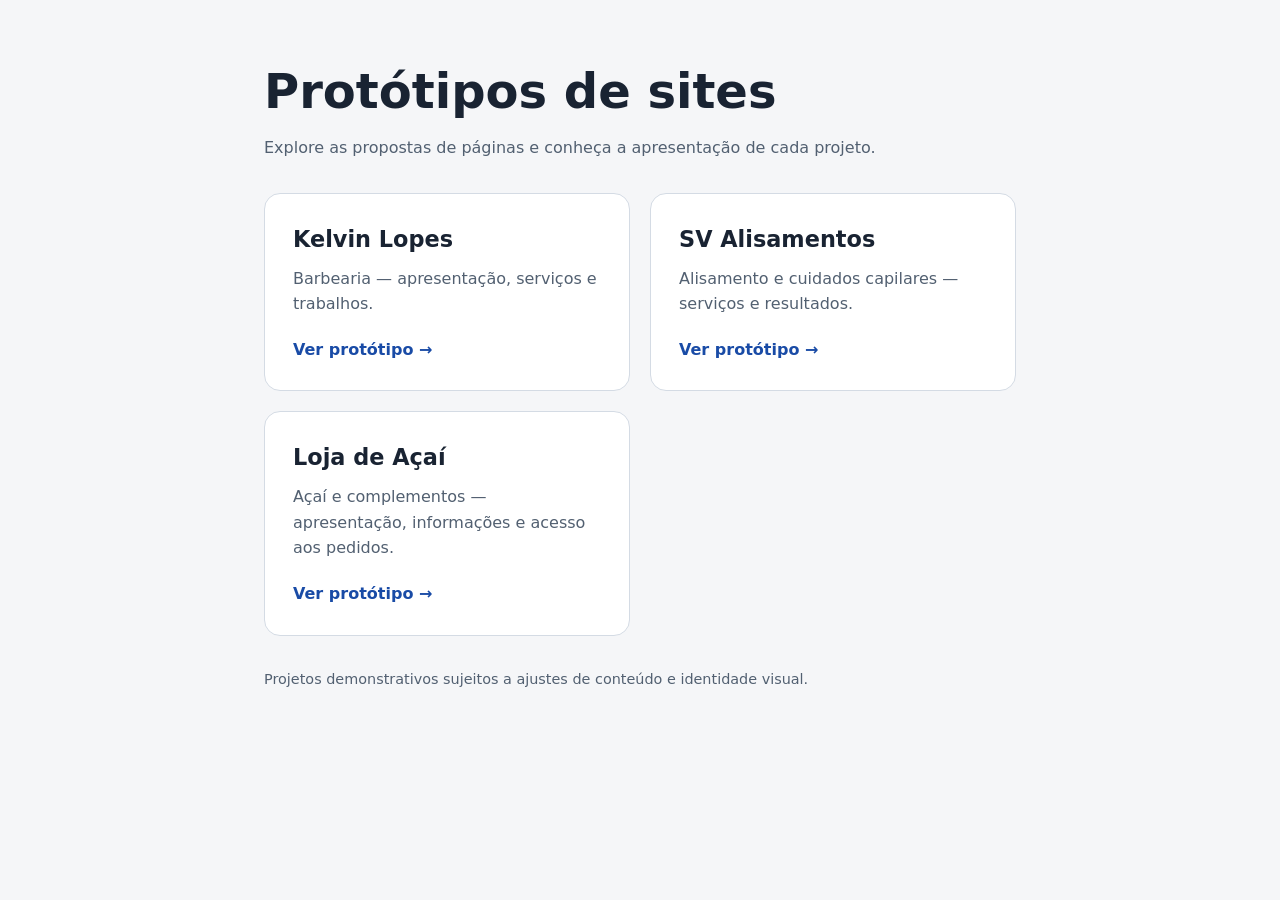
<file: index.html>
<!DOCTYPE html>
<html lang="pt-BR">
<head>
  <meta charset="UTF-8">
  <meta name="viewport" content="width=device-width, initial-scale=1">
  <meta name="description" content="Catálogo de protótipos de sites para apresentação e avaliação.">
  <title>Protótipos de sites</title>
  <style>
    * { box-sizing: border-box; }
    body { margin: 0; background: #f5f6f8; color: #192332; font-family: system-ui, sans-serif; line-height: 1.6; }
    main { max-width: 800px; margin: 0 auto; padding: 64px 24px; }
    h1 { margin: 0 0 12px; font-size: clamp(2rem, 6vw, 3rem); line-height: 1.15; }
    p { color: #526071; }
    ul { list-style: none; padding: 0; margin: 32px 0; display: grid; grid-template-columns: repeat(auto-fit, minmax(min(100%, 280px), 1fr)); gap: 20px; }
    a { display: block; height: 100%; padding: 28px; border: 1px solid #d4dbe4; border-radius: 16px; background: #fff; color: #192332; text-decoration: none; }
    a:hover { border-color: #245ac4; background: #f0f5ff; }
    a:focus-visible { outline: 3px solid #245ac4; outline-offset: 4px; }
    h2 { margin: 0 0 8px; font-size: 1.4rem; }
    a p { margin: 0 0 20px; }
    .action { color: #194ba6; font-weight: 600; }
    .note { font-size: .9rem; }
  </style>
</head>
<body>
  <main>
    <h1>Protótipos de sites</h1>
    <p>Explore as propostas de páginas e conheça a apresentação de cada projeto.</p>
    <nav aria-label="Projetos disponíveis">
      <ul>
        <li>
          <a href="./kelvin-barber/">
            <h2>Kelvin Lopes</h2>
            <p>Barbearia — apresentação, serviços e trabalhos.</p>
            <span class="action">Ver protótipo →</span>
          </a>
        </li>
        <li>
          <a href="./sv-alisamentos/">
            <h2>SV Alisamentos</h2>
            <p>Alisamento e cuidados capilares — serviços e resultados.</p>
            <span class="action">Ver protótipo →</span>
          </a>
        </li>
        <li>
          <a href="./loja-de-acai-template/">
            <h2>Loja de Açaí</h2>
            <p>Açaí e complementos — apresentação, informações e acesso aos pedidos.</p>
            <span class="action">Ver protótipo →</span>
          </a>
        </li>
      </ul>
    </nav>
    <p class="note">Projetos demonstrativos sujeitos a ajustes de conteúdo e identidade visual.</p>
  </main>
</body>
</html>
</file>
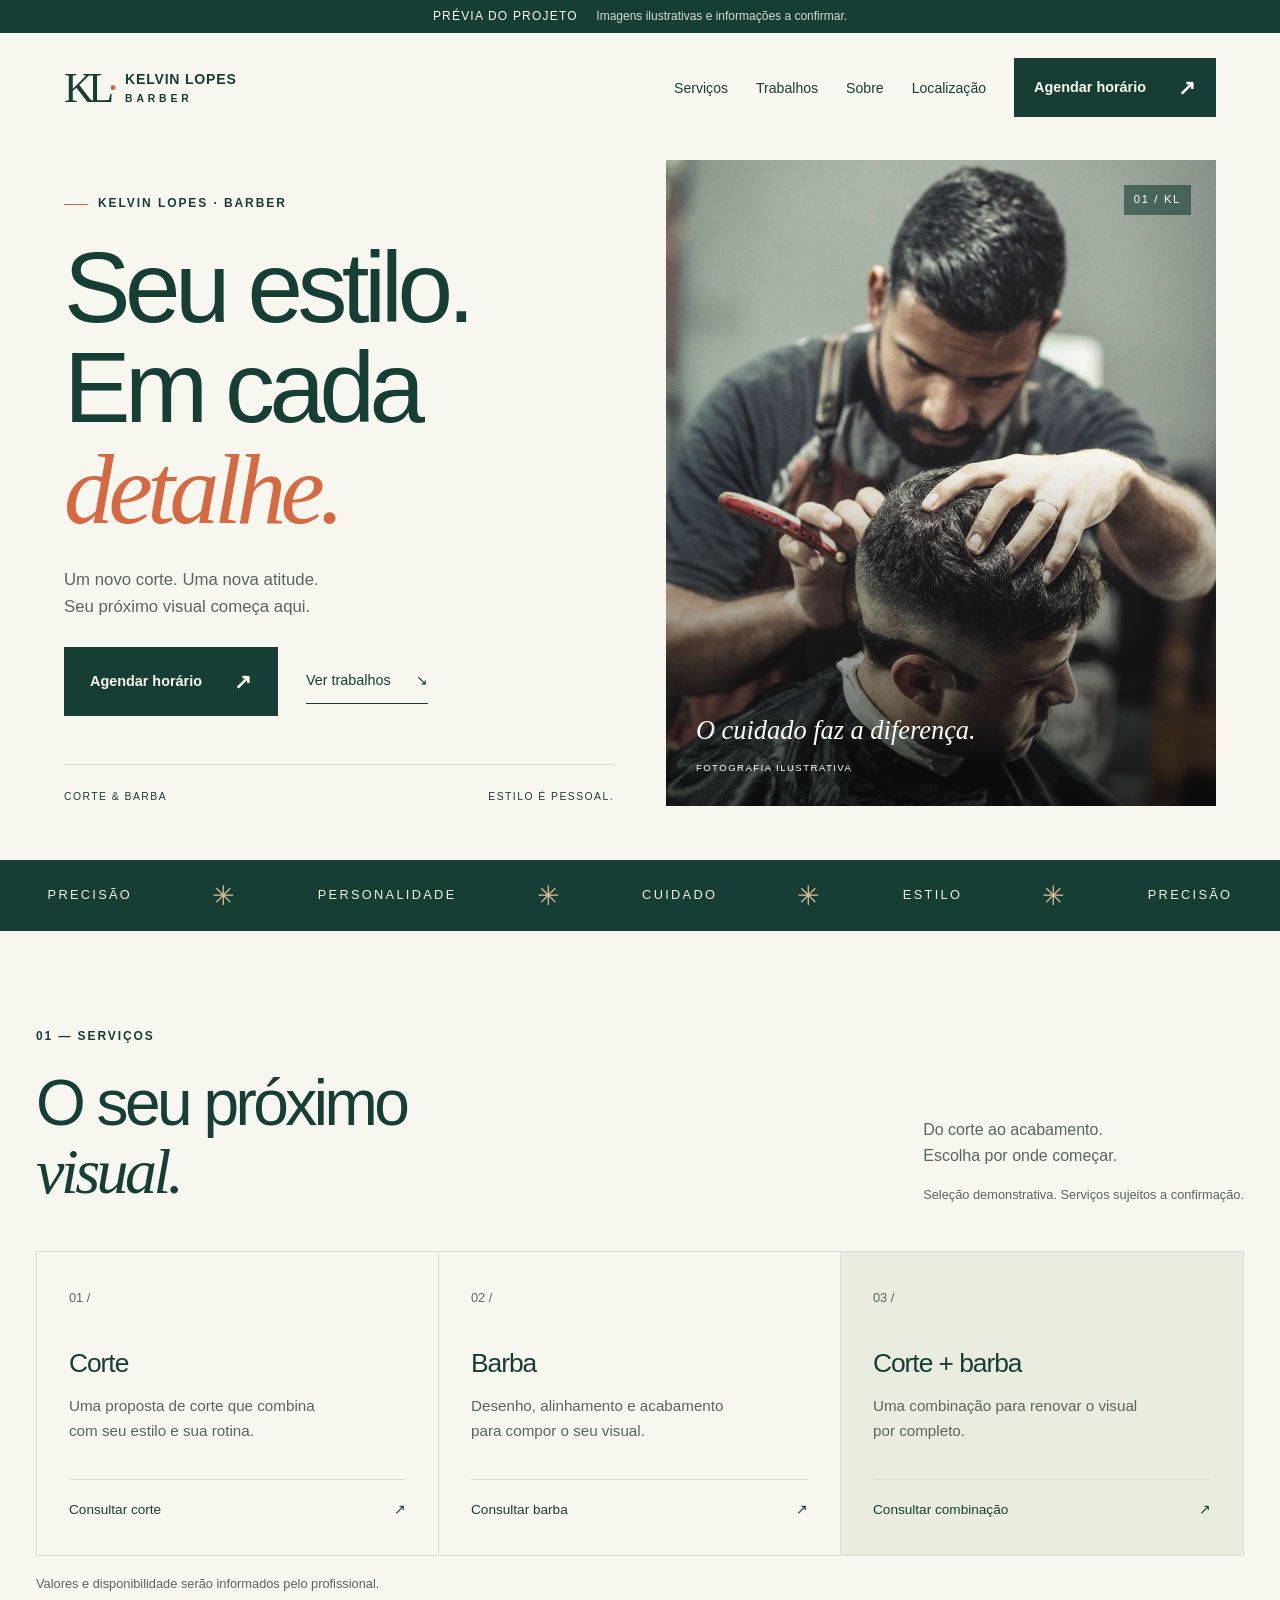
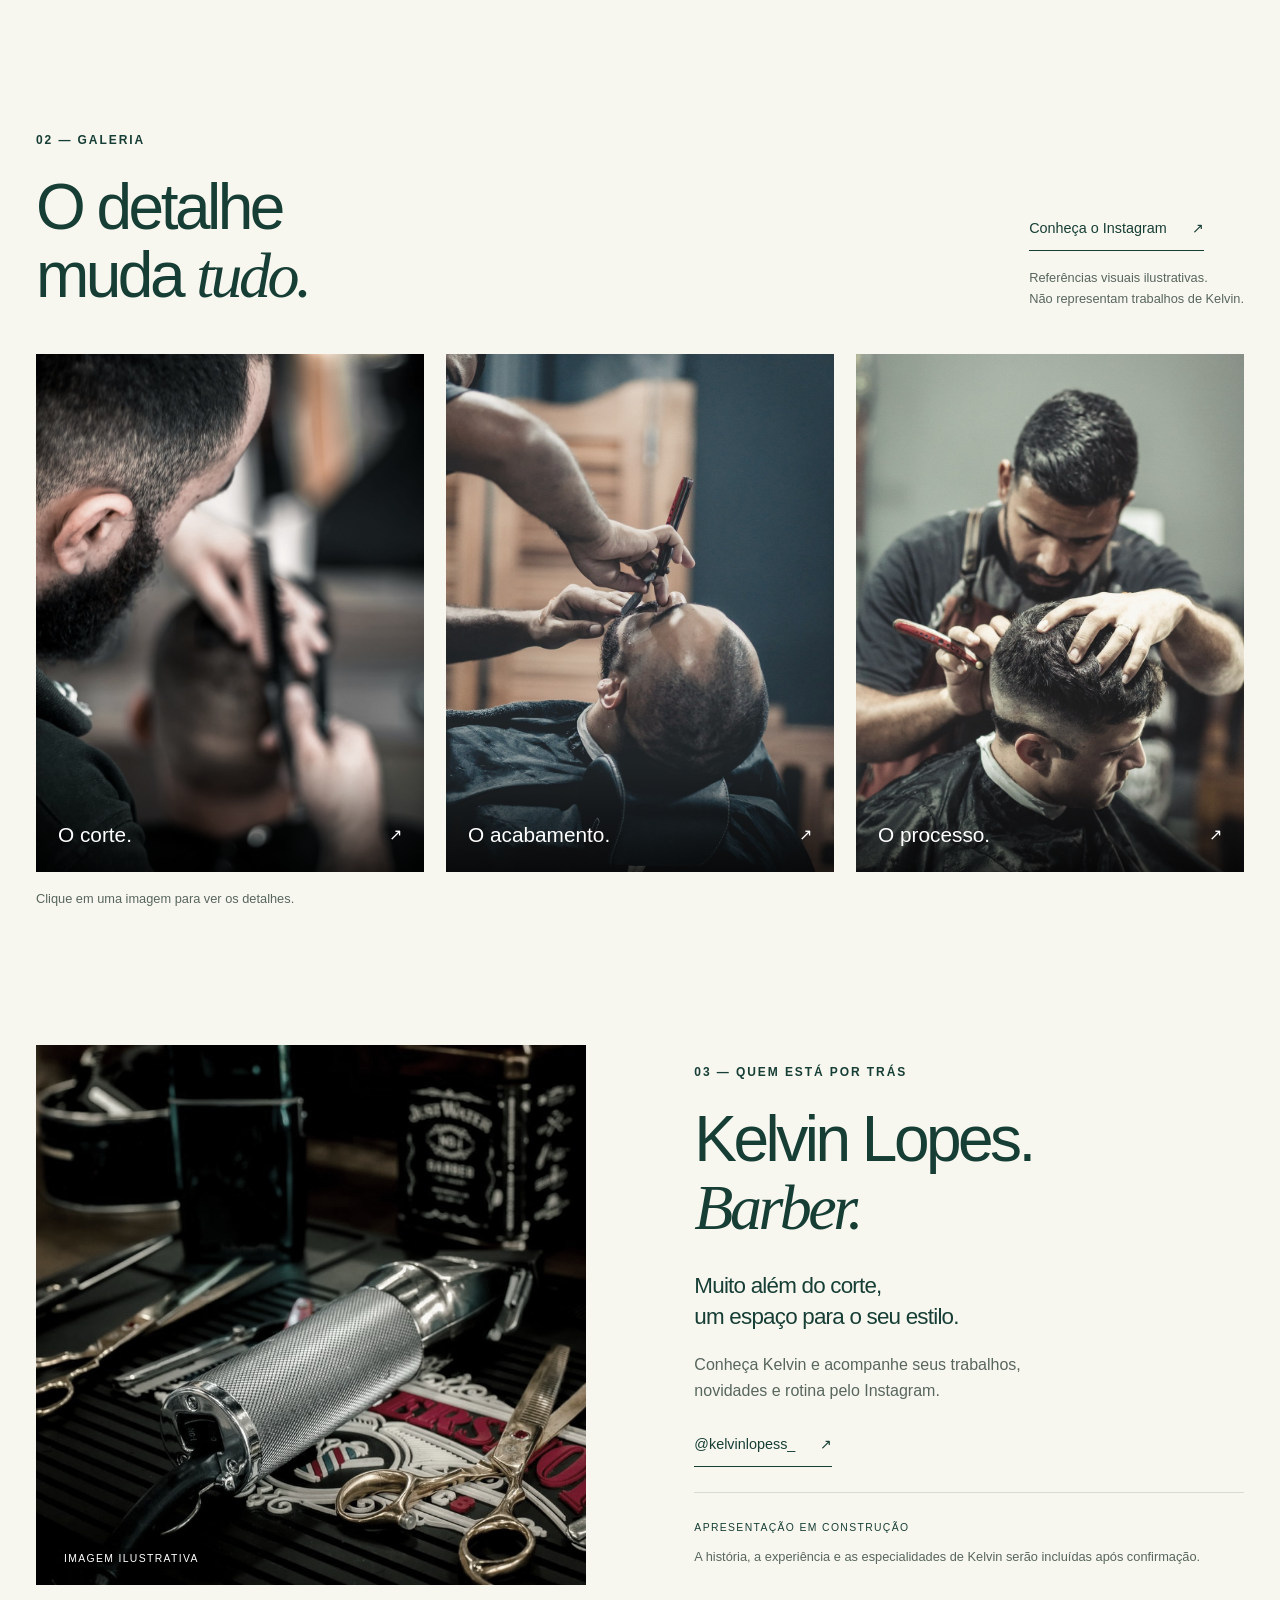
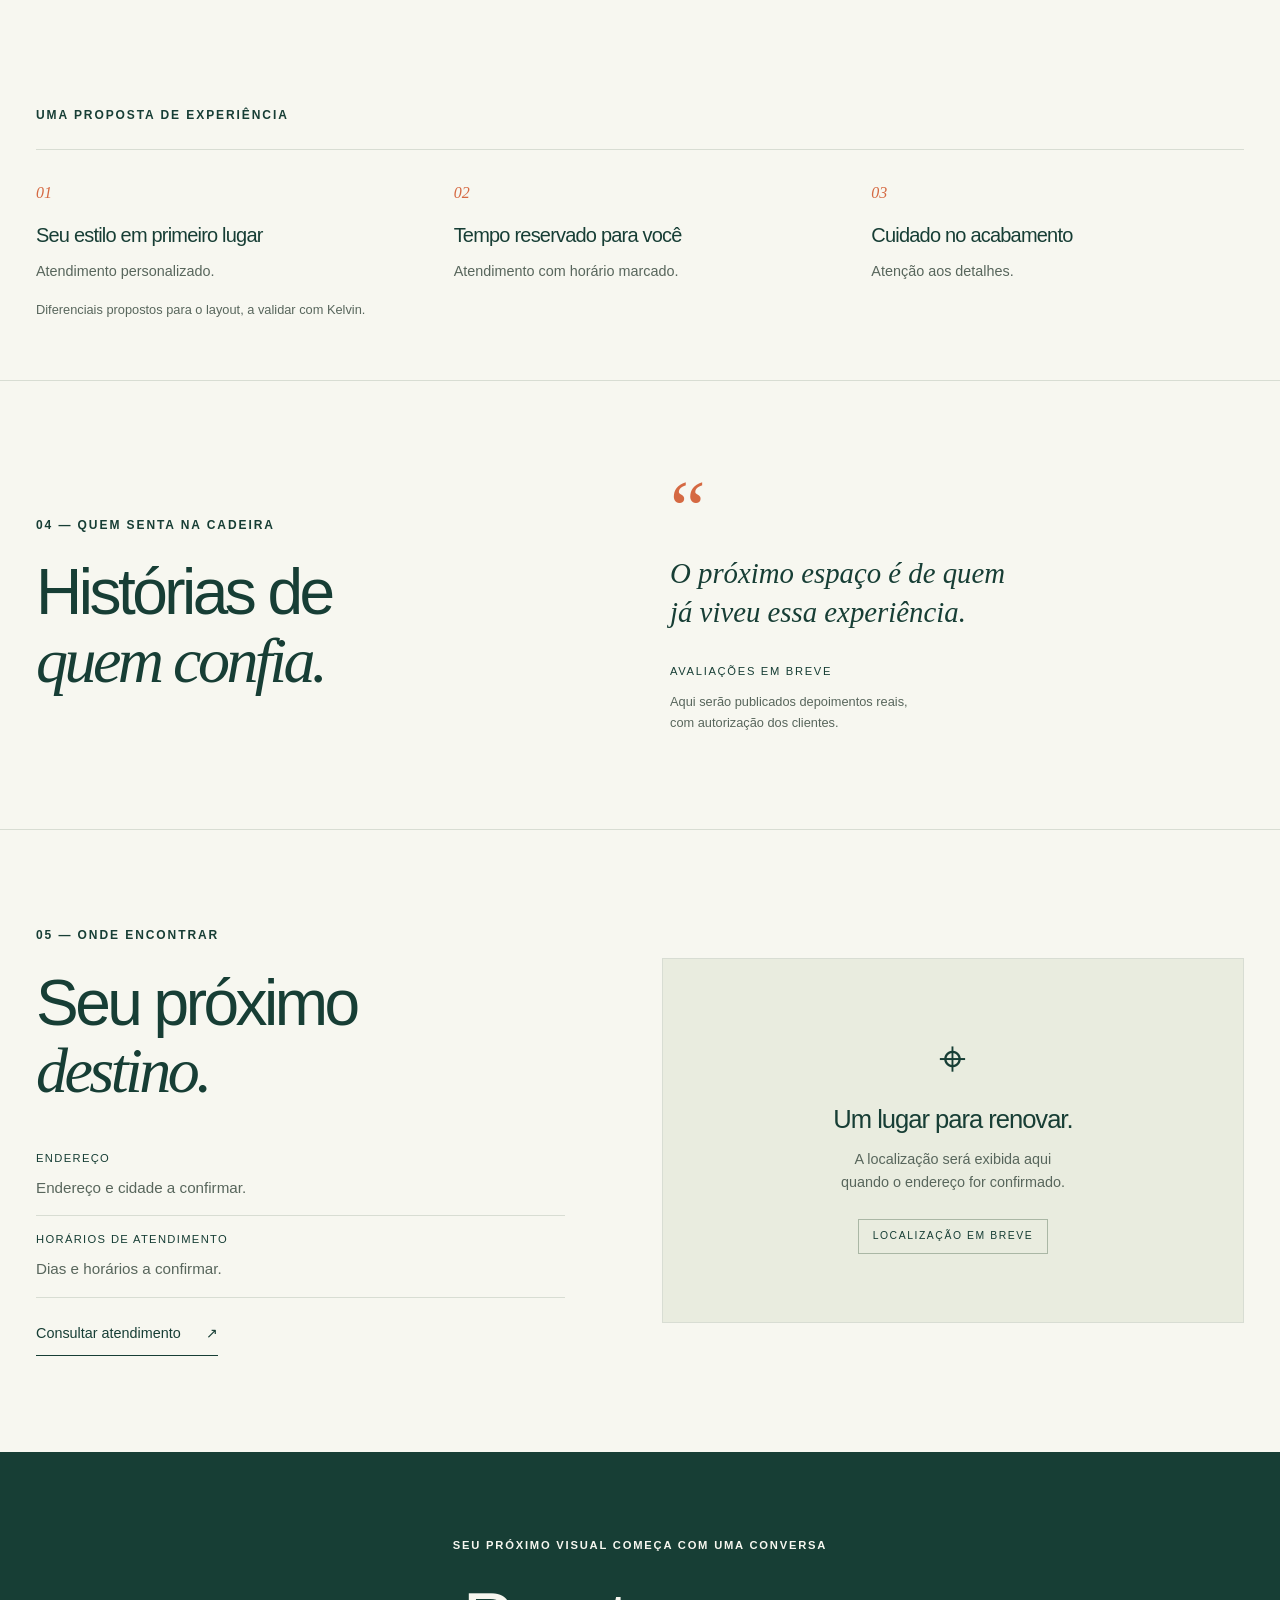
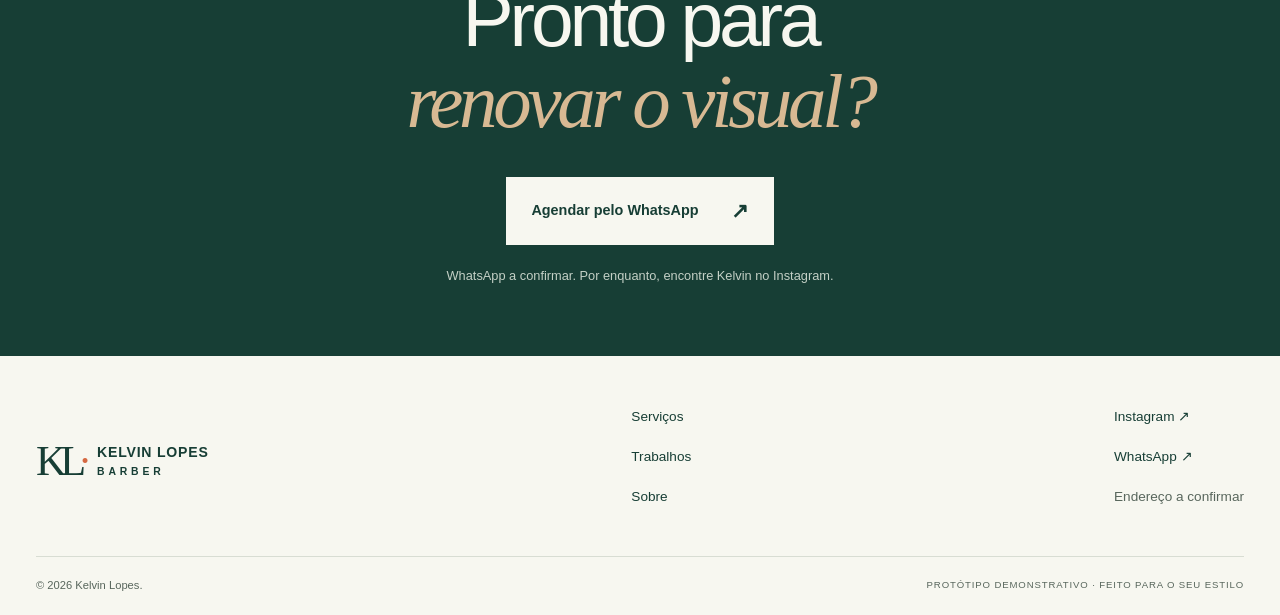
<file: kelvin-barber/index.html>
<!doctype html>
<html lang="pt-BR">
  <head>
    <meta charset="UTF-8" />
    <meta name="viewport" content="width=device-width, initial-scale=1" />
    <title>Kelvin Lopes | Barber — Protótipo</title>
    <meta
      name="description"
      content="Conheça a proposta de presença digital de Kelvin Lopes: serviços, galeria e contato. Protótipo demonstrativo."
    />
    <meta name="robots" content="noindex, nofollow" />
    <meta name="theme-color" content="#173e35" />
    <meta property="og:title" content="Kelvin Lopes | Barber" />
    <meta
      property="og:description"
      content="Estilo nos detalhes. Conheça o protótipo da página de Kelvin Lopes."
    />
    <meta property="og:type" content="website" />
    <meta property="og:locale" content="pt_BR" />
    <noscript
      ><style>
        @media (max-width: 760px) {
          nav {
            display: flex;
            position: static;
            flex-wrap: wrap;
            box-shadow: none;
          }
          .header {
            flex-wrap: wrap;
          }
          .menu-toggle {
            display: none;
          }
        }
      </style></noscript
    >
    <link rel="icon" href="assets/icons/favicon.svg" type="image/svg+xml" />
    <link rel="stylesheet" href="css/style.css" />
    <script src="js/main.js" defer></script>
  </head>
  <body>
    <a class="skip" href="#conteudo">Pular para o conteúdo</a>
    <div class="demo-strip">
      PRÉVIA DO PROJETO
      <span>Imagens ilustrativas e informações a confirmar.</span>
    </div>
    <header class="header">
      <a class="brand" href="#inicio" aria-label="Kelvin Lopes, início"
        ><span class="brand-mark">KL<span>·</span></span
        ><span>KELVIN LOPES<small>BARBER</small></span></a
      ><button
        class="menu-toggle"
        aria-expanded="false"
        aria-controls="navigation"
      >
        Menu <span>☰</span>
      </button>
      <nav id="navigation" aria-label="Navegação principal">
        <a href="#servicos">Serviços</a><a href="#trabalhos">Trabalhos</a
        ><a href="#sobre">Sobre</a><a href="#localizacao">Localização</a
        ><a class="button button-small" href="#contato" data-book
          >Agendar horário <span aria-hidden="true">↗</span></a
        >
      </nav>
    </header>
    <main id="conteudo">
      <section class="hero" id="inicio">
        <div class="hero-copy">
          <p class="eyebrow"><span></span> KELVIN LOPES · BARBER</p>
          <h1>Seu estilo.<br />Em cada<br /><em>detalhe.</em></h1>
          <p class="hero-description">
            Um novo corte. Uma nova atitude.<br />Seu próximo visual começa
            aqui.
          </p>
          <div class="hero-actions">
            <a href="#contato" data-book class="button"
              >Agendar horário <span aria-hidden="true">↗</span></a
            ><a class="text-link" href="#trabalhos"
              >Ver trabalhos <span aria-hidden="true">↘</span></a
            >
          </div>
          <div class="hero-bottom">
            <span>CORTE & BARBA</span><span>ESTILO É PESSOAL.</span>
          </div>
        </div>
        <figure class="hero-photo">
          <img
            src="assets/images/hero.jpg"
            alt="Fotografia ilustrativa de um atendimento em barbearia"
            width="1000"
            height="1200"
            fetchpriority="high"
          />
          <figcaption>
            <span>O cuidado faz a diferença.</span
            ><small>FOTOGRAFIA ILUSTRATIVA</small>
          </figcaption>
          <span class="photo-index" aria-hidden="true">01 / KL</span>
        </figure>
      </section>
      <div class="ribbon" aria-hidden="true">
        <span>PRECISÃO</span><b>✳</b><span>PERSONALIDADE</span><b>✳</b
        ><span>CUIDADO</span><b>✳</b><span>ESTILO</span><b>✳</b
        ><span>PRECISÃO</span>
      </div>
      <section class="section services" id="servicos">
        <div class="section-heading">
          <div>
            <p class="eyebrow">01 — SERVIÇOS</p>
            <h2>O seu próximo<br /><em>visual.</em></h2>
          </div>
          <p>
            Do corte ao acabamento.<br />Escolha por onde começar.<small
              class="note"
              >Seleção demonstrativa. Serviços sujeitos a confirmação.</small
            >
          </p>
        </div>
        <div class="service-grid">
          <article class="service-card">
            <span class="service-number">01 /</span>
            <h3>Corte</h3>
            <p>
              Uma proposta de corte que combina com seu estilo e sua rotina.
            </p>
            <a href="#contato" data-book data-service="Corte"
              >Consultar corte <span aria-hidden="true">↗</span></a
            >
          </article>
          <article class="service-card">
            <span class="service-number">02 /</span>
            <h3>Barba</h3>
            <p>Desenho, alinhamento e acabamento para compor o seu visual.</p>
            <a href="#contato" data-book data-service="Barba"
              >Consultar barba <span aria-hidden="true">↗</span></a
            >
          </article>
          <article class="service-card featured">
            <span class="service-number">03 /</span>
            <h3>Corte + barba</h3>
            <p>Uma combinação para renovar o visual por completo.</p>
            <a href="#contato" data-book data-service="Corte + barba"
              >Consultar combinação <span aria-hidden="true">↗</span></a
            >
          </article>
        </div>
        <p class="service-foot">
          Valores e disponibilidade serão informados pelo profissional.
        </p>
      </section>
      <section class="section portfolio" id="trabalhos">
        <div class="section-heading">
          <div>
            <p class="eyebrow">02 — GALERIA</p>
            <h2>O detalhe<br />muda <em>tudo.</em></h2>
          </div>
          <div>
            <a
              class="text-link"
              href="https://www.instagram.com/kelvinlopess__/"
              target="_blank"
              rel="noopener noreferrer"
              >Conheça o Instagram <span aria-hidden="true">↗</span></a
            >
            <p class="note">
              Referências visuais ilustrativas.<br />Não representam trabalhos
              de Kelvin.
            </p>
          </div>
        </div>
        <div class="gallery">
          <button
            class="gallery-item"
            data-photo="assets/images/cut.jpg"
            data-caption="Corte — referência visual ilustrativa"
          >
            <img
              src="assets/images/cut.jpg"
              alt="Referência ilustrativa de corte masculino"
              width="800"
              height="1000"
              loading="lazy"
            /><span
              ><b>O corte.</b><span aria-hidden="true">↗</span></span
            ></button
          ><button
            class="gallery-item"
            data-photo="assets/images/beard.jpg"
            data-caption="Detalhes — referência visual ilustrativa"
          >
            <img
              src="assets/images/beard.jpg"
              alt="Referência ilustrativa de cuidado com o visual masculino"
              width="800"
              height="1000"
              loading="lazy"
            /><span
              ><b>O acabamento.</b><span aria-hidden="true">↗</span></span
            ></button
          ><button
            class="gallery-item"
            data-photo="assets/images/hero.jpg"
            data-caption="Atendimento — fotografia ilustrativa"
          >
            <img
              src="assets/images/hero.jpg"
              alt="Referência ilustrativa de atendimento em barbearia"
              width="800"
              height="1000"
              loading="lazy"
            /><span><b>O processo.</b><span aria-hidden="true">↗</span></span>
          </button>
        </div>
        <p class="gallery-help">Clique em uma imagem para ver os detalhes.</p>
      </section>
      <section class="section about" id="sobre">
        <figure class="about-photo">
          <img
            src="assets/images/about.jpg"
            alt="Fotografia ilustrativa de tesouras e ferramentas de barbearia"
            width="900"
            height="1000"
            loading="lazy"
          />
          <figcaption>IMAGEM ILUSTRATIVA</figcaption>
        </figure>
        <div class="about-copy">
          <p class="eyebrow">03 — QUEM ESTÁ POR TRÁS</p>
          <h2>Kelvin Lopes.<br /><em>Barber.</em></h2>
          <p class="large-copy">
            Muito além do corte,<br />um espaço para o seu estilo.
          </p>
          <p>
            Conheça Kelvin e acompanhe seus trabalhos, novidades e rotina pelo
            Instagram.
          </p>
          <a
            class="text-link"
            href="https://www.instagram.com/kelvinlopess__/"
            target="_blank"
            rel="noopener noreferrer"
            >@kelvinlopess_ <span aria-hidden="true">↗</span></a
          >
          <div class="placeholder-note">
            <span>APRESENTAÇÃO EM CONSTRUÇÃO</span>
            <p>
              A história, a experiência e as especialidades de Kelvin serão
              incluídas após confirmação.
            </p>
          </div>
        </div>
      </section>
      <section class="section differences">
        <p class="eyebrow">UMA PROPOSTA DE EXPERIÊNCIA</p>
        <div class="difference-grid">
          <article>
            <span>01</span>
            <h3>Seu estilo em primeiro lugar</h3>
            <p>Atendimento personalizado.</p>
          </article>
          <article>
            <span>02</span>
            <h3>Tempo reservado para você</h3>
            <p>Atendimento com horário marcado.</p>
          </article>
          <article>
            <span>03</span>
            <h3>Cuidado no acabamento</h3>
            <p>Atenção aos detalhes.</p>
          </article>
        </div>
        <p class="note">
          Diferenciais propostos para o layout, a validar com Kelvin.
        </p>
      </section>
      <section class="section reviews">
        <div>
          <p class="eyebrow">04 — QUEM SENTA NA CADEIRA</p>
          <h2>Histórias de<br /><em>quem confia.</em></h2>
        </div>
        <div class="review-placeholder">
          <span class="quote-mark" aria-hidden="true">“</span>
          <p>O próximo espaço é de quem<br />já viveu essa experiência.</p>
          <span>AVALIAÇÕES EM BREVE</span
          ><small
            >Aqui serão publicados depoimentos reais,<br />com autorização dos
            clientes.</small
          >
        </div>
      </section>
      <section class="section location" id="localizacao">
        <div>
          <p class="eyebrow">05 — ONDE ENCONTRAR</p>
          <h2>Seu próximo<br /><em>destino.</em></h2>
          <dl>
            <div>
              <dt>ENDEREÇO</dt>
              <dd>Endereço e cidade a confirmar.</dd>
            </div>
            <div>
              <dt>HORÁRIOS DE ATENDIMENTO</dt>
              <dd>Dias e horários a confirmar.</dd>
            </div>
          </dl>
          <a class="text-link" href="#contato" data-book
            >Consultar atendimento <span aria-hidden="true">↗</span></a
          >
        </div>
        <div class="map-placeholder" id="map-container">
          <span class="map-symbol" aria-hidden="true">⌖</span>
          <h3>Um lugar para renovar.</h3>
          <p>
            A localização será exibida aqui<br />quando o endereço for
            confirmado.
          </p>
          <span class="map-label">LOCALIZAÇÃO EM BREVE</span>
        </div>
      </section>
      <section class="final-cta" id="contato">
        <p class="eyebrow">SEU PRÓXIMO VISUAL COMEÇA COM UMA CONVERSA</p>
        <h2>Pronto para<br /><em>renovar o visual?</em></h2>
        <a class="button button-light" href="#contato" data-book
          >Agendar pelo WhatsApp <span aria-hidden="true">↗</span></a
        >
        <p>WhatsApp a confirmar. Por enquanto, encontre Kelvin no Instagram.</p>
      </section>
    </main>
    <footer>
      <div class="footer-top">
        <a class="brand" href="#inicio"
          ><span class="brand-mark">KL<span>·</span></span
          ><span>KELVIN LOPES<small>BARBER</small></span></a
        >
        <div>
          <a href="#servicos">Serviços</a><a href="#trabalhos">Trabalhos</a
          ><a href="#sobre">Sobre</a>
        </div>
        <div>
          <a
            href="https://www.instagram.com/kelvinlopess__/"
            target="_blank"
            rel="noopener noreferrer"
            >Instagram ↗</a
          ><a href="#contato" data-book>WhatsApp ↗</a
          ><span>Endereço a confirmar</span>
        </div>
      </div>
      <div class="footer-bottom">
        <span>© <span id="year">2026</span> Kelvin Lopes.</span
        ><span>PROTÓTIPO DEMONSTRATIVO · FEITO PARA O SEU ESTILO</span>
      </div>
    </footer>
    <dialog id="booking-dialog" aria-labelledby="booking-title">
      <button class="dialog-close" data-close aria-label="Fechar">×</button>
      <p class="eyebrow">VAMOS CONVERSAR</p>
      <h2 id="booking-title">Seu próximo<br /><em>visual.</em></h2>
      <p id="booking-message">
        O WhatsApp de Kelvin ainda não foi confirmado. Você pode falar com ele
        pelo Instagram.
      </p>
      <a
        class="button"
        href="https://www.instagram.com/kelvinlopess__/"
        target="_blank"
        rel="noopener noreferrer"
        >Abrir Instagram ↗</a
      ><small>Esta prévia não realiza nem confirma reservas.</small>
    </dialog>
    <dialog id="photo-dialog" class="photo-dialog" aria-label="Imagem ampliada">
      <button class="dialog-close" data-close aria-label="Fechar imagem">
        ×</button
      ><img id="enlarged-image" src="assets/images/hero.jpg" alt="" />
      <p id="photo-caption"></p>
    </dialog>
  </body>
</html>
</file>
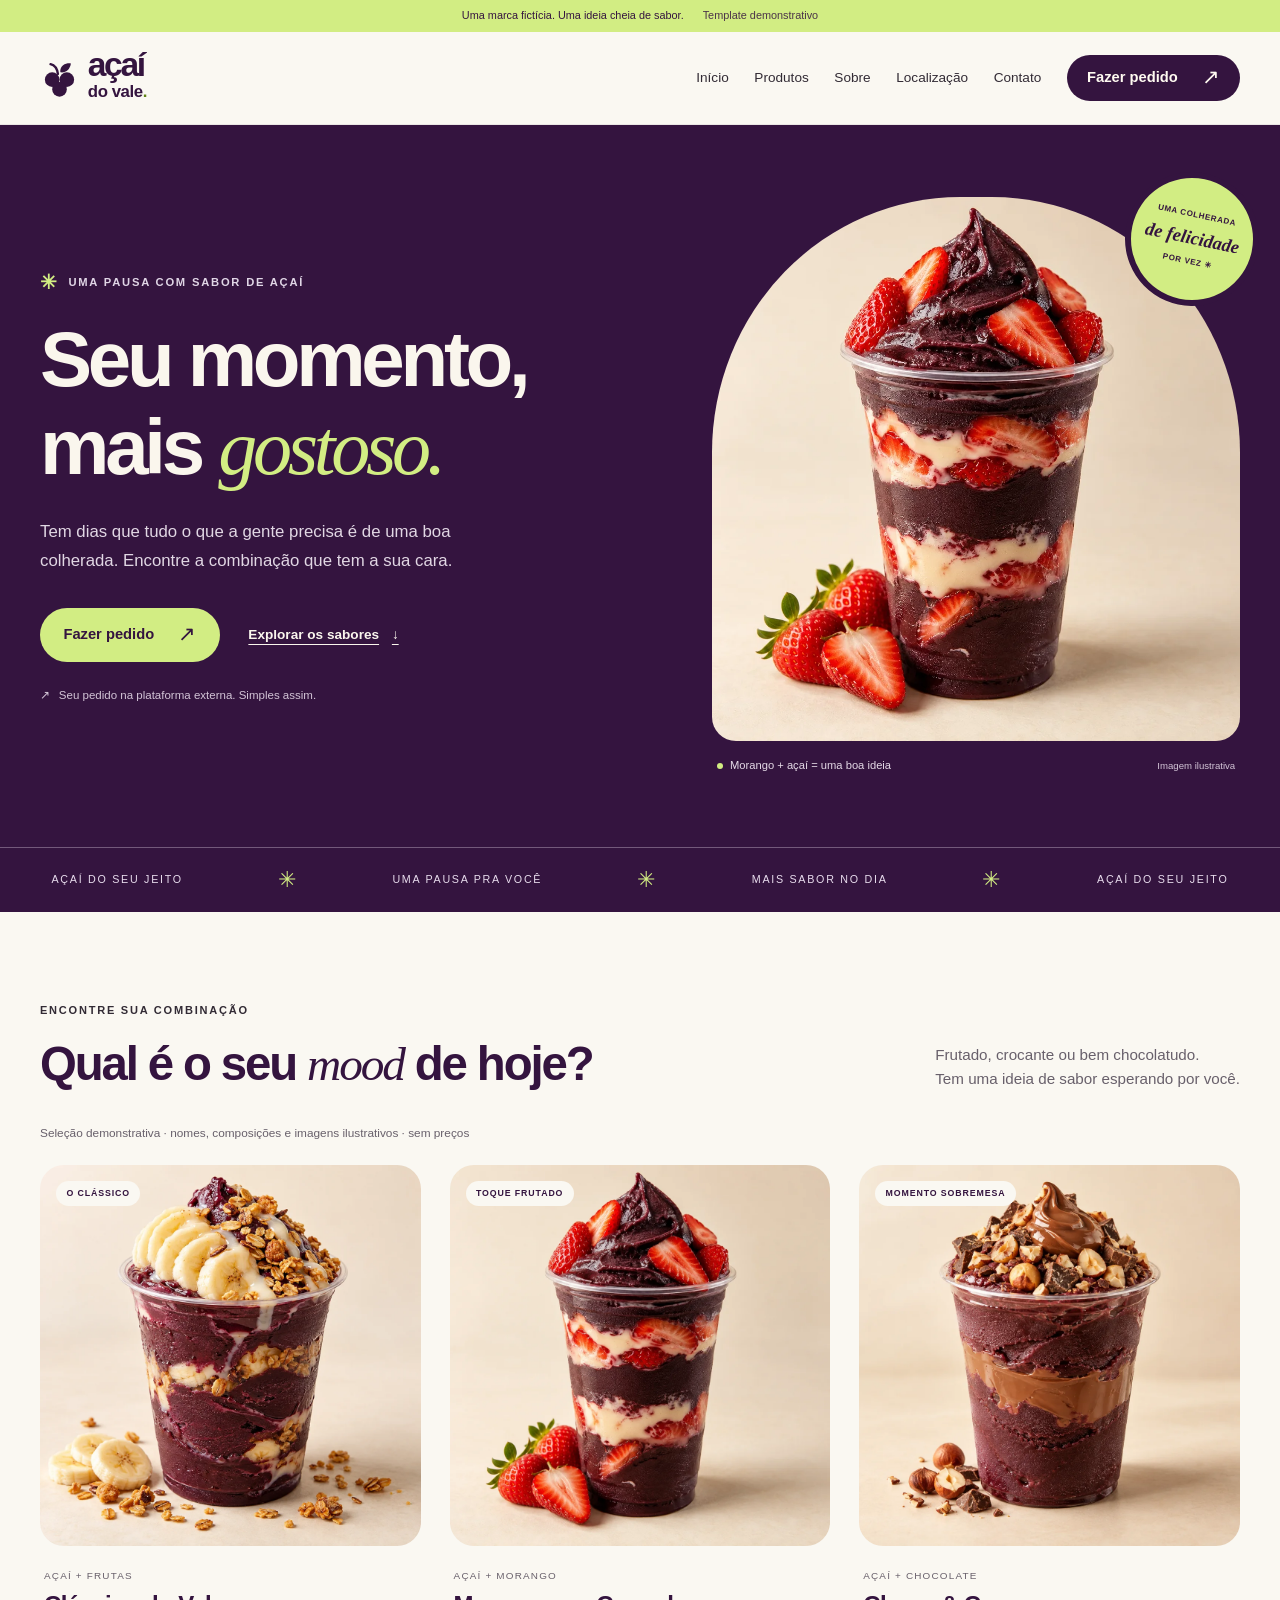
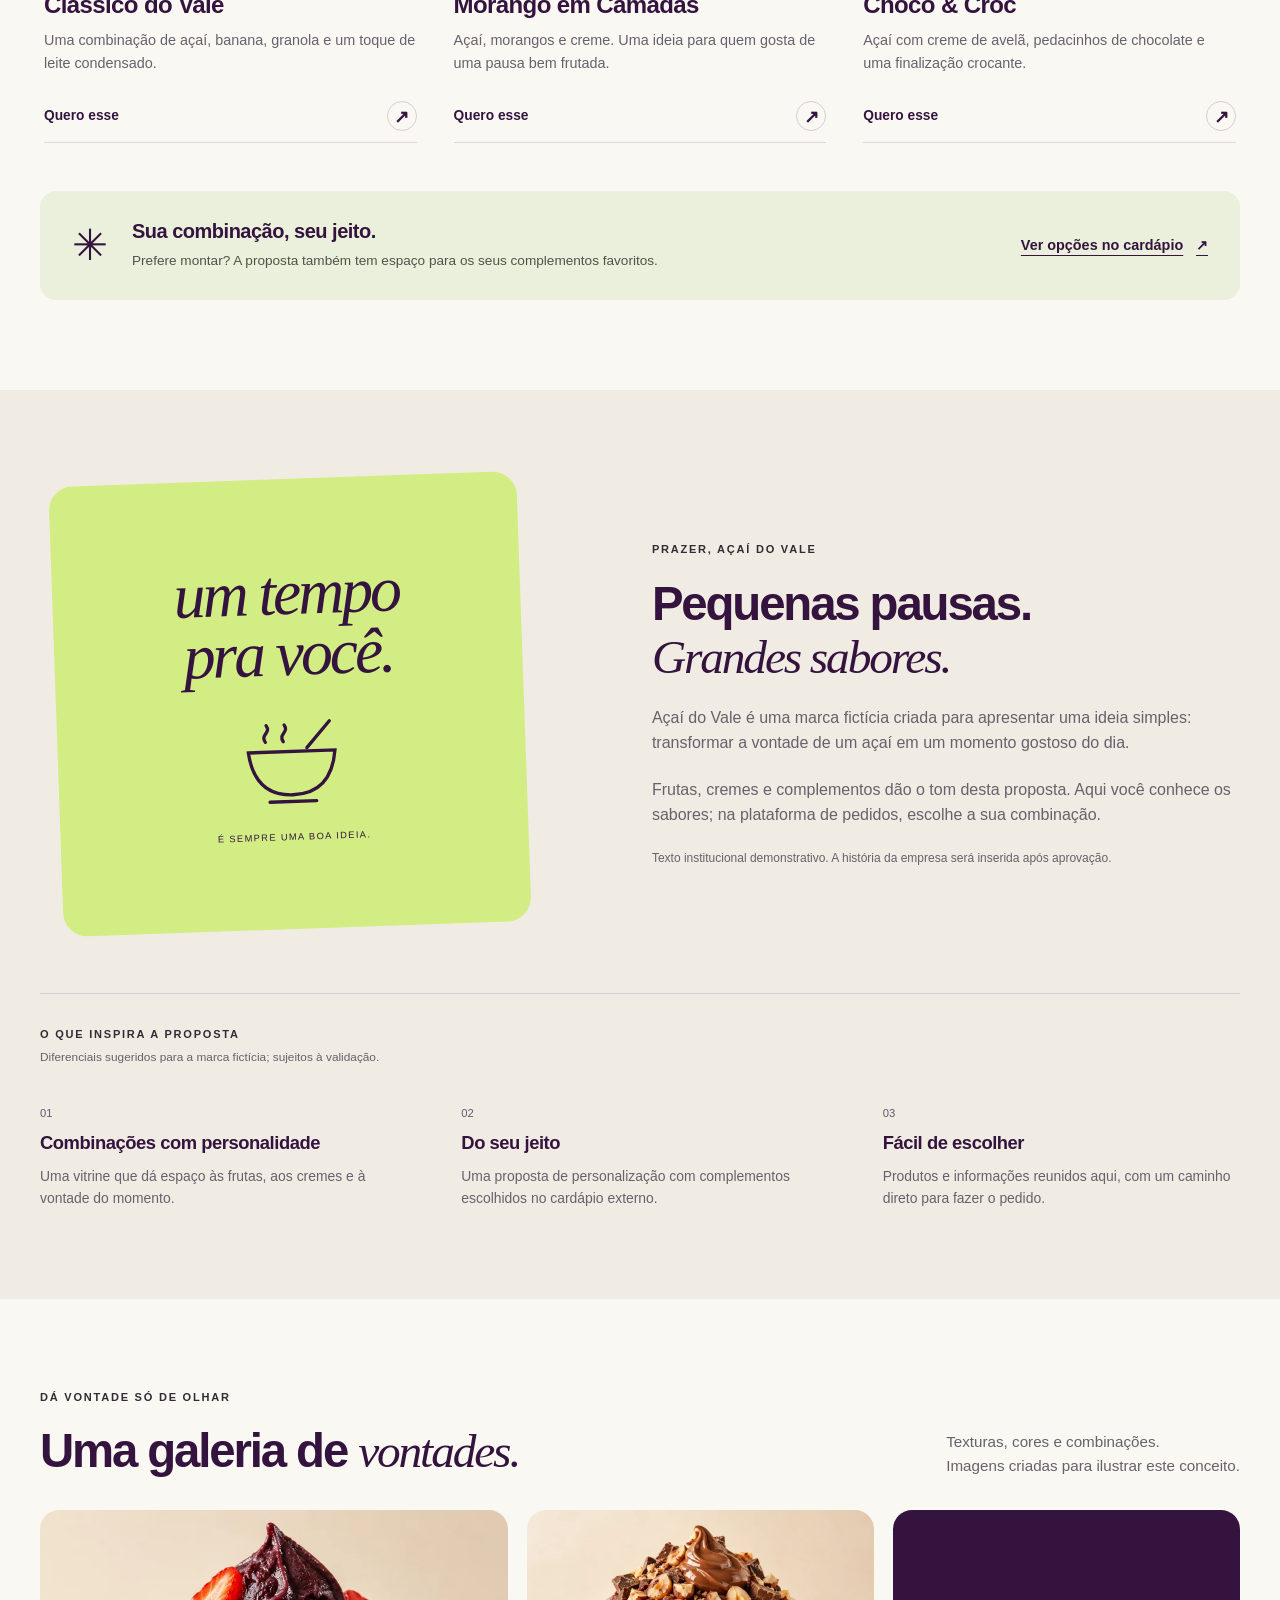
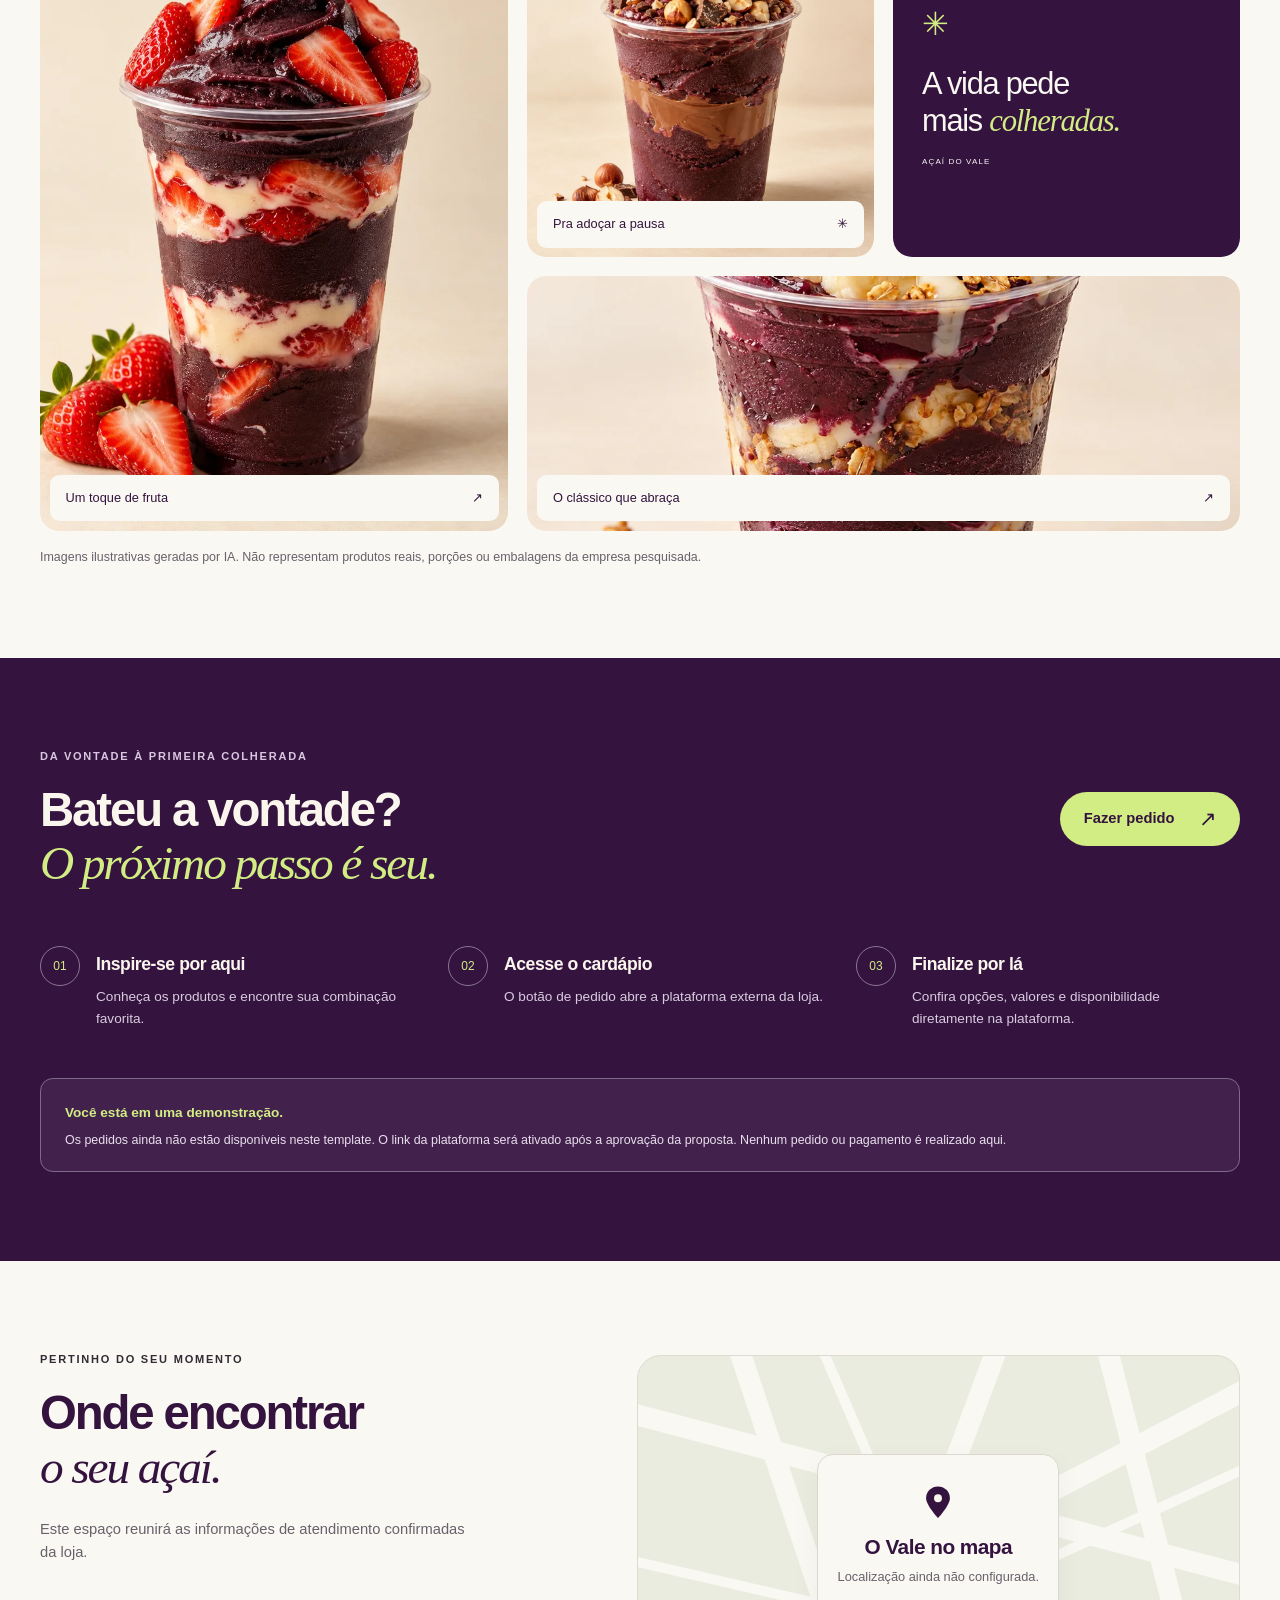
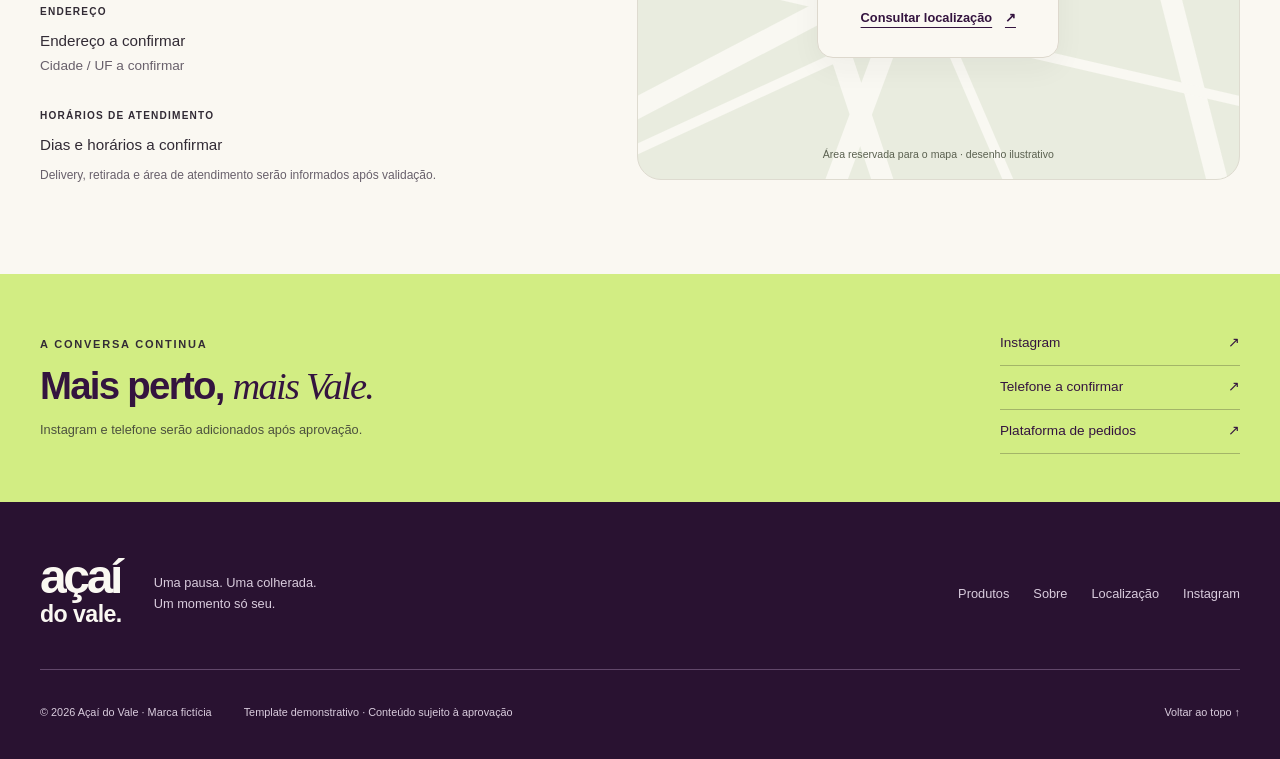
<file: loja-de-acai-template/index.html>
<!doctype html>
<html lang="pt-BR">
  <head>
    <meta charset="UTF-8">
    <meta name="viewport" content="width=device-width, initial-scale=1.0">
    <meta name="description" content="Conheça o conceito Açaí do Vale: açaís, combinações e uma pausa cheia de sabor. Vitrine demonstrativa com pedidos por plataforma externa.">
    <meta name="robots" content="noindex, nofollow">
    <meta name="theme-color" content="#34143f">
    <meta property="og:type" content="website">
    <meta property="og:locale" content="pt_BR">
    <meta property="og:site_name" content="Açaí do Vale">
    <meta property="og:title" content="Açaí do Vale | Açaí e sobremesas">
    <meta property="og:description" content="Uma pausa cheia de sabor. Conheça nossa proposta de açaís e combinações. Template demonstrativo de marca fictícia.">
    <title>Açaí do Vale | Açaí e sobremesas</title>
    <link rel="icon" href="assets/favicon.svg" type="image/svg+xml">
    <link rel="stylesheet" href="css/styles.css">
    <script src="js/script.js" defer></script>
  </head>
  <body>
    <a class="skip-link" href="#conteudo">Pular para o conteúdo</a>
    <div class="demo-banner">Uma marca fictícia. Uma ideia cheia de sabor. <span>Template demonstrativo</span></div>

    <header class="site-header">
      <div class="container header-inner">
        <a class="brand" href="#inicio" aria-label="Açaí do Vale — início">
          <svg class="brand-icon" viewBox="0 0 48 48" aria-hidden="true">
            <path d="M25 17c-1-10 9-12 13-11-1 7-6 12-13 11Z" fill="currentColor"/>
            <path d="M22 19C21 11 17 8 13 7" fill="none" stroke="currentColor" stroke-width="3" stroke-linecap="round"/>
            <circle cx="15" cy="26" r="9" fill="currentColor"/>
            <circle cx="33" cy="26" r="9" fill="currentColor"/>
            <circle cx="24" cy="38" r="9" fill="currentColor"/>
          </svg>
          <span>açaí<span class="brand-bottom">do vale<span class="brand-dot">.</span></span></span>
        </a>
        <button class="menu-toggle" type="button" aria-expanded="false" aria-controls="navegacao" hidden>
          <span>Menu</span><span class="menu-lines" aria-hidden="true"></span>
        </button>
        <nav class="site-nav" id="navegacao" aria-label="Navegação principal">
          <a href="#inicio">Início</a>
          <a href="#produtos">Produtos</a>
          <a href="#sobre">Sobre</a>
          <a href="#localizacao">Localização</a>
          <a href="#contato">Contato</a>
          <a class="button button-small button-purple" href="#pedido-demo" data-order-link>Fazer pedido <span aria-hidden="true">↗</span></a>
        </nav>
      </div>
    </header>

    <main id="conteudo" tabindex="-1">
      <section class="hero" id="inicio" aria-labelledby="hero-title">
        <div class="container hero-grid">
          <div class="hero-copy">
            <p class="eyebrow"><span class="small-star" aria-hidden="true">✳</span> UMA PAUSA COM SABOR DE AÇAÍ</p>
            <h1 id="hero-title">Seu momento,<br>mais <em>gostoso.</em></h1>
            <p class="hero-description">Tem dias que tudo o que a gente precisa é de uma boa colherada. Encontre a combinação que tem a sua cara.</p>
            <div class="hero-actions">
              <a class="button button-lime" href="#pedido-demo" data-order-link>Fazer pedido <span aria-hidden="true">↗</span></a>
              <a class="text-link" href="#produtos">Explorar os sabores <span aria-hidden="true">↓</span></a>
            </div>
            <p class="hero-note"><span aria-hidden="true">↗</span> Seu pedido na plataforma externa. Simples assim.</p>
          </div>
          <figure class="hero-visual">
            <div class="hero-image-wrap">
              <img src="assets/images/morango.webp" width="1024" height="1024" fetchpriority="high" alt="Imagem ilustrativa de um copo de açaí com camadas de creme e morangos.">
            </div>
            <div class="flavor-seal" aria-hidden="true"><span>UMA COLHERADA</span><b>de felicidade</b><span>POR VEZ ✳</span></div>
            <figcaption><span class="caption-dot" aria-hidden="true"></span> Morango + açaí = uma boa ideia <span class="image-disclaimer">Imagem ilustrativa</span></figcaption>
          </figure>
        </div>
        <div class="flavor-strip" aria-hidden="true"><span>AÇAÍ DO SEU JEITO</span><b>✳</b><span>UMA PAUSA PRA VOCÊ</span><b>✳</b><span>MAIS SABOR NO DIA</span><b>✳</b><span>AÇAÍ DO SEU JEITO</span></div>
      </section>

      <section class="section products-section" id="produtos" aria-labelledby="products-title">
        <div class="container">
          <div class="section-heading">
            <div>
              <p class="eyebrow">ENCONTRE SUA COMBINAÇÃO</p>
              <h2 id="products-title">Qual é o seu <em>mood</em> de hoje?</h2>
            </div>
            <p>Frutado, crocante ou bem chocolatudo.<br>Tem uma ideia de sabor esperando por você.</p>
          </div>
          <p class="demo-label">Seleção demonstrativa · nomes, composições e imagens ilustrativos · sem preços</p>
          <div class="product-grid">
            <article class="product-card">
              <div class="product-image">
                <span class="product-tag">O CLÁSSICO</span>
                <img src="assets/images/banana.webp" alt="Copo ilustrativo de açaí com banana, granola e uma cobertura clara." width="1024" height="1024" loading="lazy" decoding="async">
              </div>
              <div class="product-info">
                <p class="product-category">AÇAÍ + FRUTAS</p>
                <h3>Clássico do Vale</h3>
                <p>Uma combinação de açaí, banana, granola e um toque de leite condensado.</p>
                <a class="product-link" href="#pedido-demo" data-order-link aria-label="Pedir Clássico do Vale na plataforma externa">Quero esse <span aria-hidden="true">↗</span></a>
              </div>
            </article>
            <article class="product-card">
              <div class="product-image">
                <span class="product-tag">TOQUE FRUTADO</span>
                <img src="assets/images/morango.webp" alt="Copo ilustrativo de açaí em camadas com creme e morangos." width="1024" height="1024" loading="lazy" decoding="async">
              </div>
              <div class="product-info">
                <p class="product-category">AÇAÍ + MORANGO</p>
                <h3>Morango em Camadas</h3>
                <p>Açaí, morangos e creme. Uma ideia para quem gosta de uma pausa bem frutada.</p>
                <a class="product-link" href="#pedido-demo" data-order-link aria-label="Pedir Morango em Camadas na plataforma externa">Quero esse <span aria-hidden="true">↗</span></a>
              </div>
            </article>
            <article class="product-card">
              <div class="product-image">
                <span class="product-tag">MOMENTO SOBREMESA</span>
                <img src="assets/images/chocolate.webp" alt="Copo ilustrativo de açaí com creme de avelã, pedaços de chocolate e avelãs." width="1024" height="1024" loading="lazy" decoding="async">
              </div>
              <div class="product-info">
                <p class="product-category">AÇAÍ + CHOCOLATE</p>
                <h3>Choco &amp; Croc</h3>
                <p>Açaí com creme de avelã, pedacinhos de chocolate e uma finalização crocante.</p>
                <a class="product-link" href="#pedido-demo" data-order-link aria-label="Pedir Choco e Croc na plataforma externa">Quero esse <span aria-hidden="true">↗</span></a>
              </div>
            </article>
          </div>
          <div class="customize-banner">
            <span class="customize-symbol" aria-hidden="true">✳</span>
            <div>
              <h3>Sua combinação, seu jeito.</h3>
              <p>Prefere montar? A proposta também tem espaço para os seus complementos favoritos.</p>
            </div>
            <a class="text-link" href="#pedido-demo" data-order-link>Ver opções no cardápio <span aria-hidden="true">↗</span></a>
          </div>
        </div>
      </section>

      <section class="section about-section" id="sobre" aria-labelledby="about-title">
        <div class="container about-grid">
          <div class="about-art" aria-hidden="true">
            <span>um tempo<br>pra você.</span>
            <svg viewBox="0 0 180 140"><path d="M25 55h130c-5 44-27 65-65 65S30 99 25 55Z" fill="none" stroke="currentColor" stroke-width="5"/><path d="m113 50 35-39M55 130h70M51 40c-8-12 10-14 2-25M78 40c-8-12 10-14 2-25" fill="none" stroke="currentColor" stroke-width="5" stroke-linecap="round"/></svg>
            <small>É SEMPRE UMA BOA IDEIA.</small>
          </div>
          <div class="about-copy">
            <p class="eyebrow">PRAZER, AÇAÍ DO VALE</p>
            <h2 id="about-title">Pequenas pausas.<br><em>Grandes sabores.</em></h2>
            <p>Açaí do Vale é uma marca fictícia criada para apresentar uma ideia simples: transformar a vontade de um açaí em um momento gostoso do dia.</p>
            <p>Frutas, cremes e complementos dão o tom desta proposta. Aqui você conhece os sabores; na plataforma de pedidos, escolhe a sua combinação.</p>
            <p class="fine-print">Texto institucional demonstrativo. A história da empresa será inserida após aprovação.</p>
          </div>
        </div>
        <div class="container differences">
          <div class="differences-heading">
            <p class="eyebrow">O QUE INSPIRA A PROPOSTA</p>
            <p>Diferenciais sugeridos para a marca fictícia; sujeitos à validação.</p>
          </div>
          <div class="difference-grid">
            <article><span class="feature-number">01</span><h3>Combinações com personalidade</h3><p>Uma vitrine que dá espaço às frutas, aos cremes e à vontade do momento.</p></article>
            <article><span class="feature-number">02</span><h3>Do seu jeito</h3><p>Uma proposta de personalização com complementos escolhidos no cardápio externo.</p></article>
            <article><span class="feature-number">03</span><h3>Fácil de escolher</h3><p>Produtos e informações reunidos aqui, com um caminho direto para fazer o pedido.</p></article>
          </div>
        </div>
      </section>

      <section class="section gallery-section" aria-labelledby="gallery-title">
        <div class="container">
          <div class="section-heading">
            <div><p class="eyebrow">DÁ VONTADE SÓ DE OLHAR</p><h2 id="gallery-title">Uma galeria de <em>vontades.</em></h2></div>
            <p>Texturas, cores e combinações.<br>Imagens criadas para ilustrar este conceito.</p>
          </div>
          <div class="gallery-grid">
            <figure class="gallery-item gallery-large">
              <img src="assets/images/morango.webp" width="1024" height="1024" loading="lazy" decoding="async" alt="Detalhe ilustrativo do açaí com morangos e camadas de creme.">
              <figcaption>Um toque de fruta <span aria-hidden="true">↗</span></figcaption>
            </figure>
            <figure class="gallery-item">
              <img src="assets/images/chocolate.webp" width="1024" height="1024" loading="lazy" decoding="async" alt="Composição ilustrativa de açaí com chocolate e avelãs.">
              <figcaption>Pra adoçar a pausa <span aria-hidden="true">✳</span></figcaption>
            </figure>
            <div class="gallery-quote"><span aria-hidden="true">✳</span><p>A vida pede<br>mais <em>colheradas.</em></p><small>AÇAÍ DO VALE</small></div>
            <figure class="gallery-item">
              <img src="assets/images/banana.webp" width="1024" height="1024" loading="lazy" decoding="async" alt="Combinação ilustrativa de açaí, banana e granola.">
              <figcaption>O clássico que abraça <span aria-hidden="true">↗</span></figcaption>
            </figure>
          </div>
          <p class="fine-print gallery-note">Imagens ilustrativas geradas por IA. Não representam produtos reais, porções ou embalagens da empresa pesquisada.</p>
        </div>
      </section>

      <section class="section order-section" id="pedidos" aria-labelledby="order-title">
        <div class="container">
          <div class="order-top">
            <div><p class="eyebrow">DA VONTADE À PRIMEIRA COLHERADA</p><h2 id="order-title">Bateu a vontade?<br><em>O próximo passo é seu.</em></h2></div>
            <a class="button button-lime" href="#pedido-demo" data-order-link>Fazer pedido <span aria-hidden="true">↗</span></a>
          </div>
          <ol class="order-steps">
            <li><span>01</span><div><h3>Inspire-se por aqui</h3><p>Conheça os produtos e encontre sua combinação favorita.</p></div></li>
            <li><span>02</span><div><h3>Acesse o cardápio</h3><p>O botão de pedido abre a plataforma externa da loja.</p></div></li>
            <li><span>03</span><div><h3>Finalize por lá</h3><p>Confira opções, valores e disponibilidade diretamente na plataforma.</p></div></li>
          </ol>
          <div class="demo-notice" id="pedido-demo" tabindex="-1">
            <strong>Você está em uma demonstração.</strong>
            <p>Os pedidos ainda não estão disponíveis neste template. O link da plataforma será ativado após a aprovação da proposta. Nenhum pedido ou pagamento é realizado aqui.</p>
          </div>
          <noscript><p class="noscript-note">O JavaScript está desativado. Você pode navegar pela vitrine; os links externos dependem da configuração do template.</p></noscript>
        </div>
      </section>

      <section class="section location-section" id="localizacao" aria-labelledby="location-title">
        <div class="container location-grid">
          <div>
            <p class="eyebrow">PERTINHO DO SEU MOMENTO</p>
            <h2 id="location-title">Onde encontrar<br><em>o seu açaí.</em></h2>
            <p class="location-intro">Este espaço reunirá as informações de atendimento confirmadas da loja.</p>
            <address><span class="detail-label">ENDEREÇO</span><p>Endereço a confirmar<br><span>Cidade / UF a confirmar</span></p></address>
            <div class="hours"><span class="detail-label">HORÁRIOS DE ATENDIMENTO</span><p>Dias e horários a confirmar</p><small>Delivery, retirada e área de atendimento serão informados após validação.</small></div>
          </div>
          <div class="map-placeholder">
            <svg class="map-lines" viewBox="0 0 600 460" preserveAspectRatio="xMidYMid slice" aria-hidden="true"><path d="M-30 70 650 250M90-20 260 490M370-20 180 490M-20 380 630 40M460-20 590 490"/><path d="M-20 220 630 370M-20 420 630 120M170-20 390 490"/></svg>
            <div class="map-card">
              <svg viewBox="0 0 48 48" aria-hidden="true"><path d="M24 43S9 27 9 18a15 15 0 0 1 30 0c0 9-15 25-15 25Z" fill="currentColor"/><circle cx="24" cy="18" r="5" fill="#f8f5ed"/></svg>
              <h3>O Vale no mapa</h3><p>Localização ainda não configurada.</p>
              <a class="text-link" href="#contato-pendente" data-contact="maps">Consultar localização <span aria-hidden="true">↗</span></a>
            </div>
            <span class="map-caption">Área reservada para o mapa · desenho ilustrativo</span>
          </div>
        </div>
      </section>

      <section class="contact-section" id="contato" aria-labelledby="contact-title">
        <div class="container contact-inner">
          <div><p class="eyebrow">A CONVERSA CONTINUA</p><h2 id="contact-title">Mais perto, <em>mais Vale.</em></h2><p id="contato-pendente" tabindex="-1">Instagram e telefone serão adicionados após aprovação.</p></div>
          <div class="contact-links">
            <a href="#contato-pendente" data-contact="instagram">Instagram <span aria-hidden="true">↗</span></a>
            <a href="#contato-pendente" data-contact="phone">Telefone a confirmar <span aria-hidden="true">↗</span></a>
            <a href="#pedido-demo" data-order-link>Plataforma de pedidos <span aria-hidden="true">↗</span></a>
          </div>
        </div>
      </section>
    </main>

    <footer class="site-footer">
      <div class="container footer-top">
        <a class="brand footer-brand" href="#inicio"><span>açaí<span class="brand-bottom">do vale.</span></span></a>
        <p>Uma pausa. Uma colherada.<br>Um momento só seu.</p>
        <nav aria-label="Navegação do rodapé"><a href="#produtos">Produtos</a><a href="#sobre">Sobre</a><a href="#localizacao">Localização</a><a href="#contato-pendente" data-contact="instagram">Instagram</a></nav>
      </div>
      <div class="container footer-bottom">
        <small>© <span id="year">2026</span> Açaí do Vale · Marca fictícia</small>
        <small>Template demonstrativo · Conteúdo sujeito à aprovação</small>
        <a href="#inicio">Voltar ao topo ↑</a>
      </div>
    </footer>
  </body>
</html>
</file>
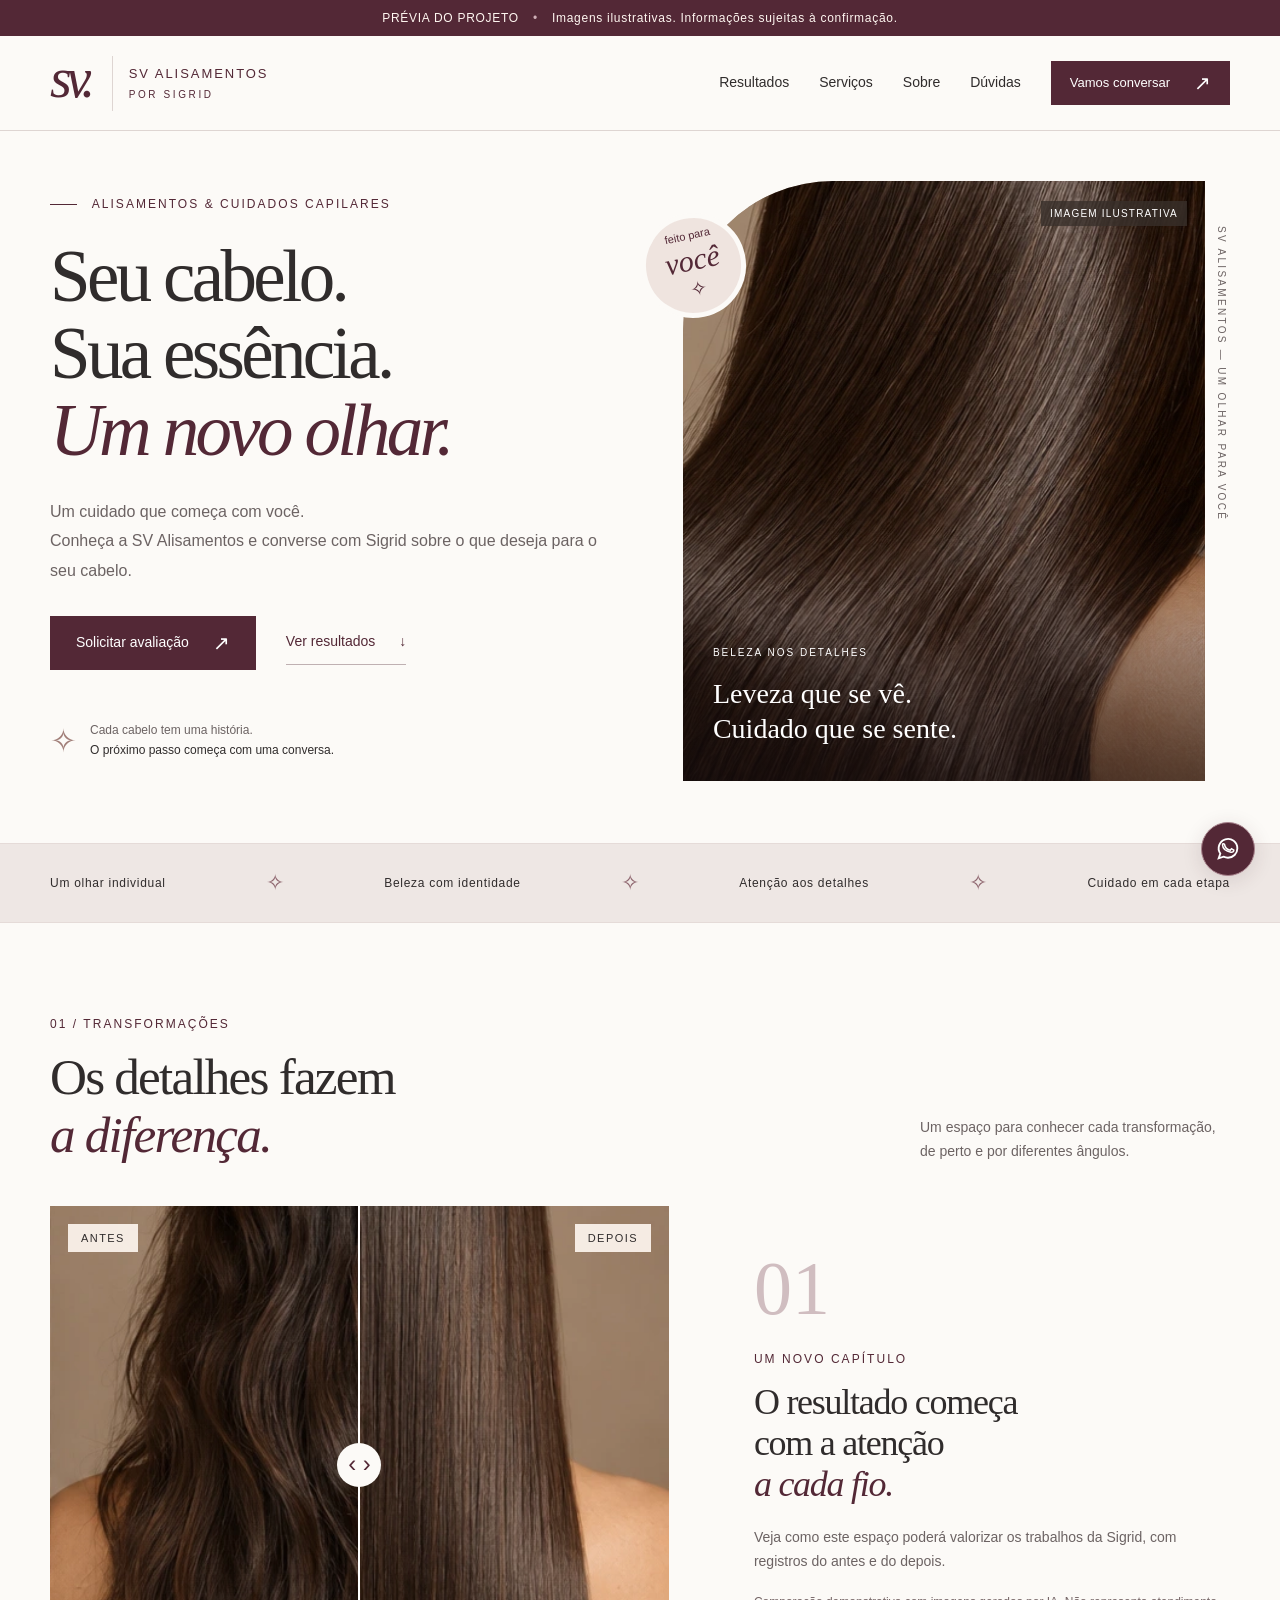
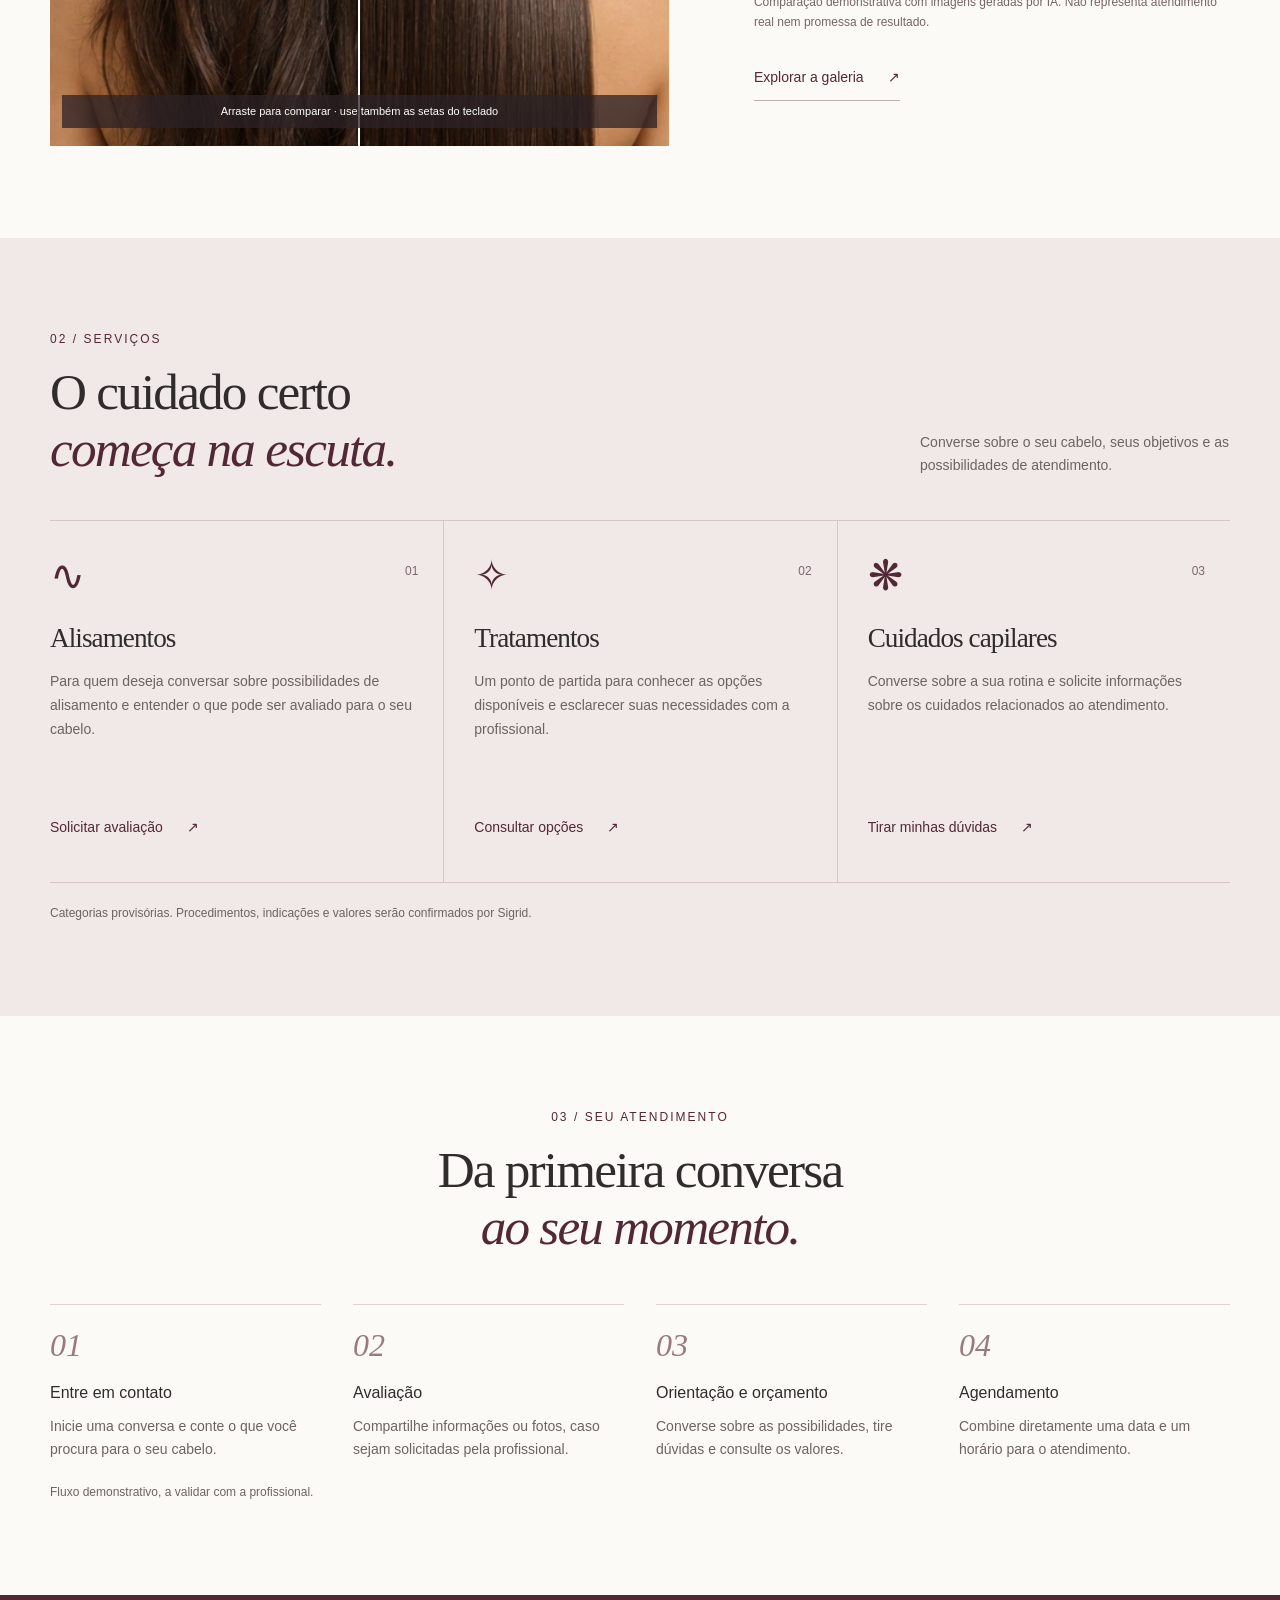
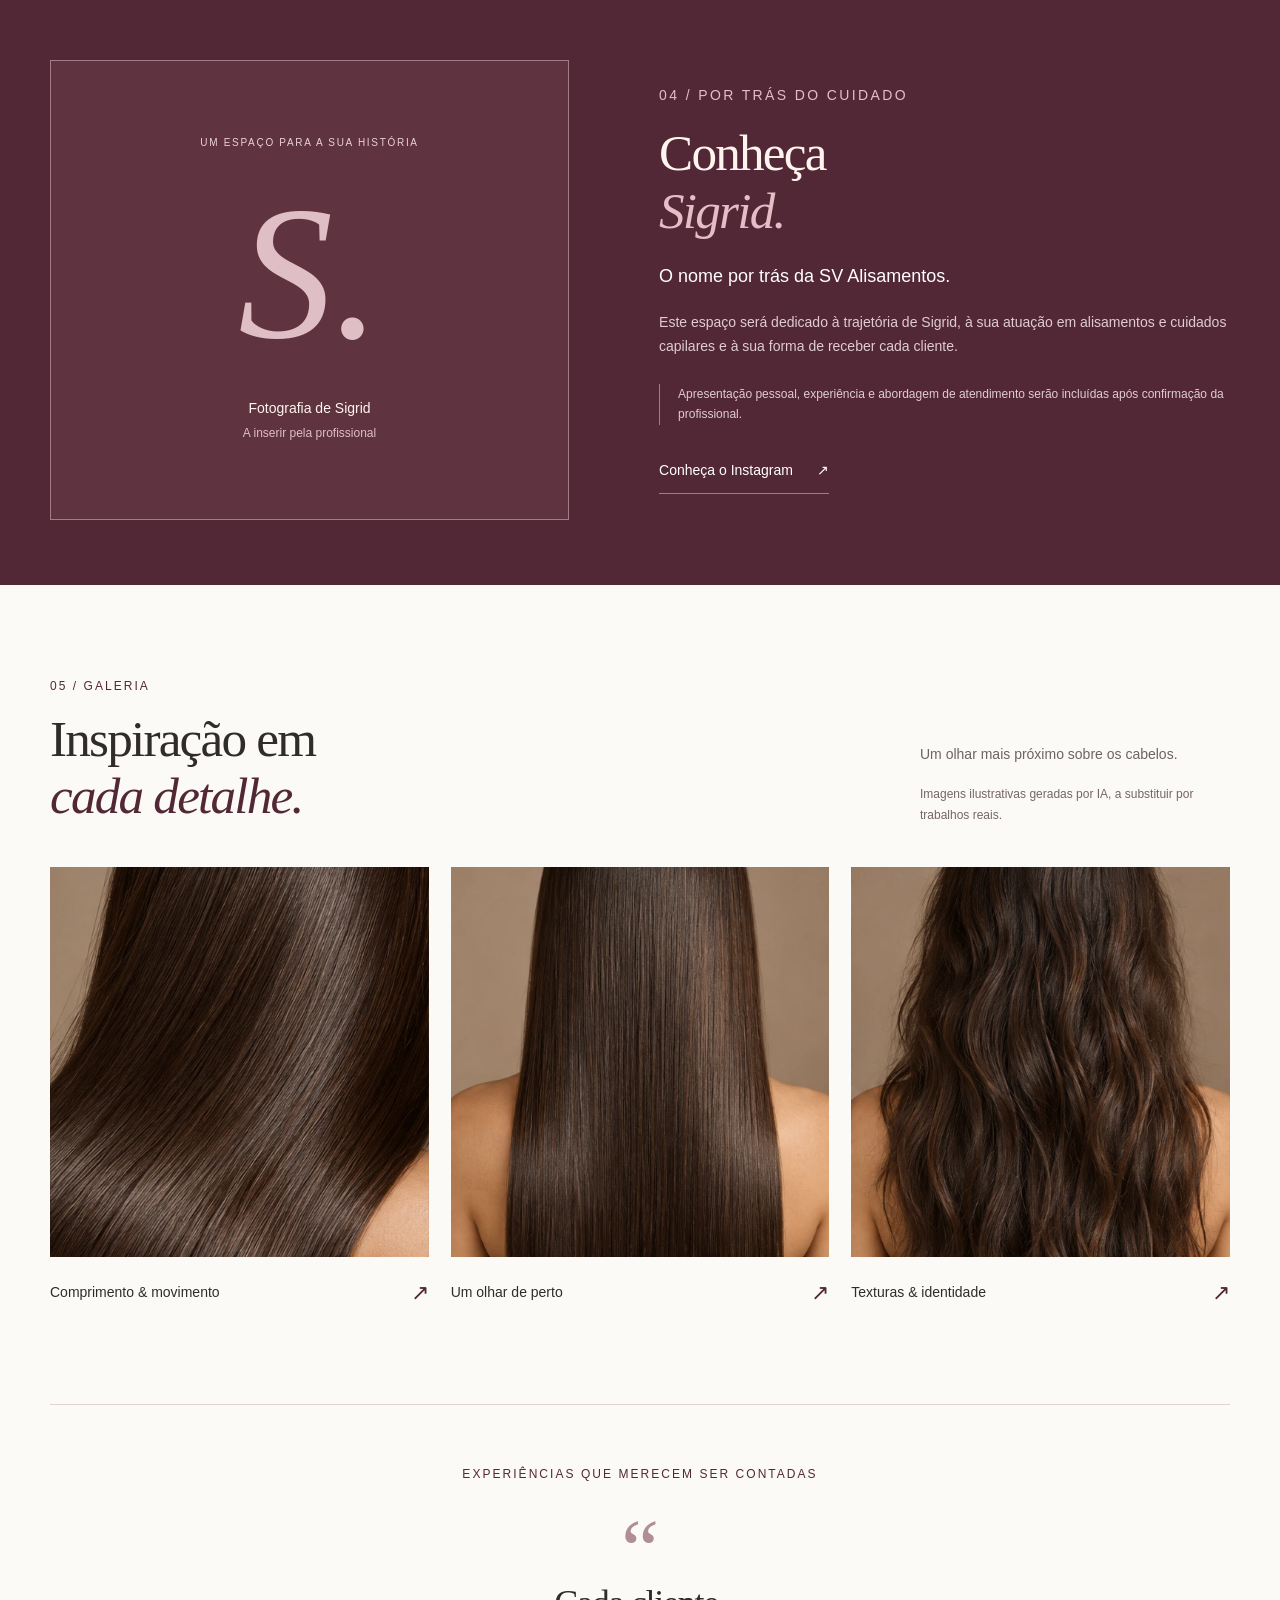
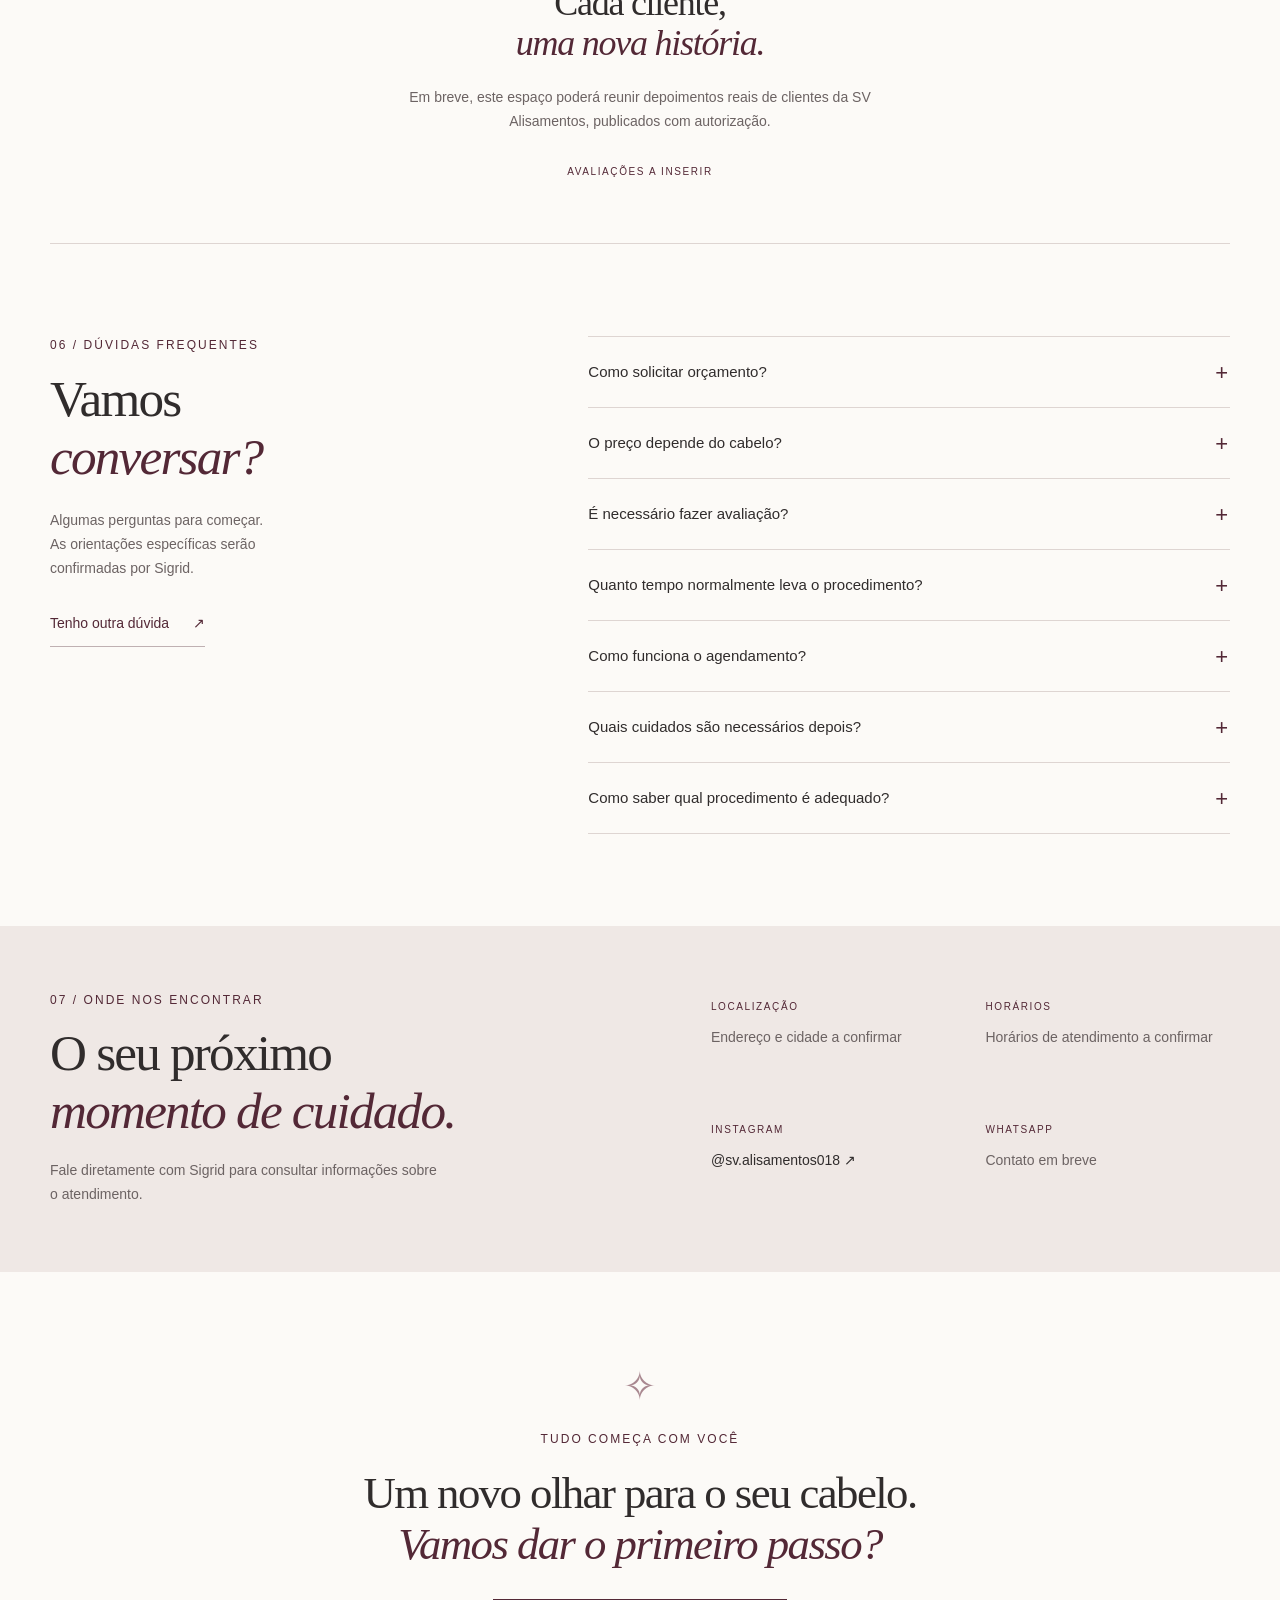
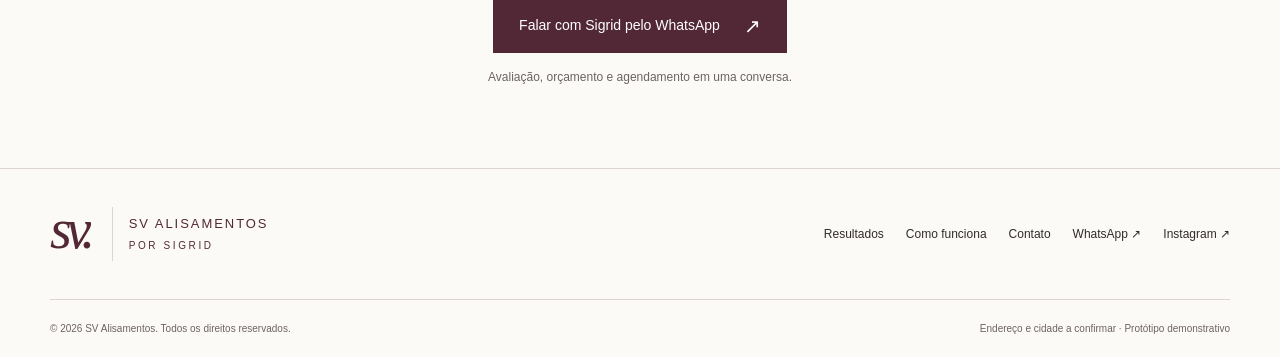
<file: sv-alisamentos/index.html>
<!DOCTYPE html>
<html lang="pt-BR">
<head>
<meta charset="UTF-8"><meta name="viewport" content="width=device-width, initial-scale=1">
<title>Sigrid | SV Alisamentos — Alisamentos e cuidados capilares</title>
<meta name="description" content="Conheça a proposta da SV Alisamentos: alisamentos, cuidados capilares e atendimento com Sigrid. Solicite informações para uma avaliação.">
<meta name="robots" content="noindex, nofollow"><meta name="theme-color" content="#532836">
<meta property="og:title" content="Sigrid | SV Alisamentos"><meta property="og:description" content="Alisamentos e cuidados capilares. Conheça a proposta e solicite uma avaliação."><meta property="og:type" content="website"><meta property="og:locale" content="pt_BR">
<link rel="icon" type="image/svg+xml" href="assets/icons/favicon.svg"><link rel="stylesheet" href="css/style.css"><script src="js/main.js" defer></script>
</head>
<body>
<a class="skip" href="#conteudo">Pular para o conteúdo</a>
<div class="prototype">PRÉVIA DO PROJETO <span>•</span> Imagens ilustrativas. Informações sujeitas à confirmação.</div>
<header class="header"><div class="container nav-wrap"><a href="#inicio" class="brand" aria-label="SV Alisamentos — início"><span class="monogram">sv<span>.</span></span><span class="brand-name">SV ALISAMENTOS<small>POR SIGRID</small></span></a><button class="menu-toggle" aria-expanded="false" aria-controls="navigation">Menu <span aria-hidden="true">☰</span></button><nav id="navigation" aria-label="Navegação principal"><a href="#resultados">Resultados</a><a href="#servicos">Serviços</a><a href="#sobre">Sobre</a><a href="#duvidas">Dúvidas</a><a class="button button-small" href="#contato" data-contact>Vamos conversar <span aria-hidden="true">↗</span></a></nav></div></header>
<main id="conteudo">
<section class="hero container" id="inicio"><div class="hero-copy"><p class="eyebrow"><span class="line"></span> ALISAMENTOS & CUIDADOS CAPILARES</p><h1>Seu cabelo.<br>Sua essência.<br><em>Um novo olhar.</em></h1><p class="lead">Um cuidado que começa com você.<br>Conheça a SV Alisamentos e converse com Sigrid sobre o que deseja para o seu cabelo.</p><div class="hero-actions"><a class="button" href="#contato" data-contact>Solicitar avaliação <span aria-hidden="true">↗</span></a><a class="text-link" href="#resultados">Ver resultados <span aria-hidden="true">↓</span></a></div><div class="hero-note"><span aria-hidden="true">✧</span><p>Cada cabelo tem uma história.<br><strong>O próximo passo começa com uma conversa.</strong></p></div></div><div class="hero-visual"><div class="hero-photo"><img src="assets/images/portfolio/hero.webp" width="800" height="1200" alt="Imagem ilustrativa de cabelo castanho longo e liso, visto de costas" fetchpriority="high"><span class="image-tag">IMAGEM ILUSTRATIVA</span><div class="photo-caption"><span>BELEZA NOS DETALHES</span><p>Leveza que se vê.<br>Cuidado que se sente.</p></div></div><span class="vertical-label">SV ALISAMENTOS — UM OLHAR PARA VOCÊ</span><div class="hero-stamp" aria-hidden="true">feito para<br><em>você</em><span>✧</span></div></div></section>
<div class="values"><div class="container"><span>Um olhar individual</span><i>✧</i><span>Beleza com identidade</span><i>✧</i><span>Atenção aos detalhes</span><i>✧</i><span>Cuidado em cada etapa</span></div></div>
<section id="resultados" class="section container"><div class="section-heading"><div><p class="eyebrow">01 / TRANSFORMAÇÕES</p><h2>Os detalhes fazem<br><em>a diferença.</em></h2></div><p>Um espaço para conhecer cada transformação, de perto e por diferentes ângulos.</p></div><div class="results-layout"><div class="comparison" style="--split:50%"><img src="assets/images/before-after/after.webp" width="800" height="1000" loading="lazy" alt="Demonstração ilustrativa: cabelo escuro com acabamento liso"><div class="before-layer"><img src="assets/images/before-after/before.webp" width="800" height="1000" loading="lazy" alt="Demonstração ilustrativa: cabelo escuro ondulado"></div><span class="compare-label left">ANTES</span><span class="compare-label right">DEPOIS</span><div class="compare-line"><span aria-hidden="true">‹ ›</span></div><input id="comparison-range" type="range" min="0" max="100" value="50" aria-label="Comparar imagens ilustrativas de antes e depois"><span class="comparison-help">Arraste para comparar · use também as setas do teclado</span></div><div class="result-story"><span class="outline-number">01</span><p class="eyebrow">UM NOVO CAPÍTULO</p><h3>O resultado começa<br>com a atenção<br><em>a cada fio.</em></h3><p>Veja como este espaço poderá valorizar os trabalhos da Sigrid, com registros do antes e do depois.</p><p class="disclosure">Comparação demonstrativa com imagens geradas por IA. Não representa atendimento real nem promessa de resultado.</p><a href="#galeria" class="text-link">Explorar a galeria <span aria-hidden="true">↗</span></a></div></div></section>
<section class="services-section" id="servicos"><div class="container section"><div class="section-heading"><div><p class="eyebrow">02 / SERVIÇOS</p><h2>O cuidado certo<br><em>começa na escuta.</em></h2></div><p>Converse sobre o seu cabelo, seus objetivos e as possibilidades de atendimento.</p></div><div class="service-grid"><article class="service"><span class="service-symbol" aria-hidden="true">∿</span><span class="service-number">01</span><h3>Alisamentos</h3><p>Para quem deseja conversar sobre possibilidades de alisamento e entender o que pode ser avaliado para o seu cabelo.</p><a href="#contato" data-contact class="text-link">Solicitar avaliação <span aria-hidden="true">↗</span></a></article><article class="service"><span class="service-symbol" aria-hidden="true">✧</span><span class="service-number">02</span><h3>Tratamentos</h3><p>Um ponto de partida para conhecer as opções disponíveis e esclarecer suas necessidades com a profissional.</p><a href="#contato" data-contact class="text-link">Consultar opções <span aria-hidden="true">↗</span></a></article><article class="service"><span class="service-symbol" aria-hidden="true">❋</span><span class="service-number">03</span><h3>Cuidados capilares</h3><p>Converse sobre a sua rotina e solicite informações sobre os cuidados relacionados ao atendimento.</p><a href="#contato" data-contact class="text-link">Tirar minhas dúvidas <span aria-hidden="true">↗</span></a></article></div><p class="section-note">Categorias provisórias. Procedimentos, indicações e valores serão confirmados por Sigrid.</p></div></section>
<section class="section container" id="como-funciona"><div class="center-heading"><p class="eyebrow">03 / SEU ATENDIMENTO</p><h2>Da primeira conversa<br><em>ao seu momento.</em></h2></div><ol class="steps"><li><span>01</span><h3>Entre em contato</h3><p>Inicie uma conversa e conte o que você procura para o seu cabelo.</p></li><li><span>02</span><h3>Avaliação</h3><p>Compartilhe informações ou fotos, caso sejam solicitadas pela profissional.</p></li><li><span>03</span><h3>Orientação e orçamento</h3><p>Converse sobre as possibilidades, tire dúvidas e consulte os valores.</p></li><li><span>04</span><h3>Agendamento</h3><p>Combine diretamente uma data e um horário para o atendimento.</p></li></ol><p class="section-note">Fluxo demonstrativo, a validar com a profissional.</p></section>
<section id="sobre" class="about-section"><div class="container about-grid"><div class="profile-placeholder"><span class="eyebrow">UM ESPAÇO PARA A SUA HISTÓRIA</span><span class="profile-monogram" aria-hidden="true">S.</span><p>Fotografia de Sigrid<br><small>A inserir pela profissional</small></p></div><div class="about-copy"><p class="eyebrow">04 / POR TRÁS DO CUIDADO</p><h2>Conheça<br><em>Sigrid.</em></h2><p class="lead">O nome por trás da SV Alisamentos.</p><p>Este espaço será dedicado à trajetória de Sigrid, à sua atuação em alisamentos e cuidados capilares e à sua forma de receber cada cliente.</p><div class="about-note">Apresentação pessoal, experiência e abordagem de atendimento serão incluídas após confirmação da profissional.</div><a href="https://www.instagram.com/sv.alisamentos018/" target="_blank" rel="noopener noreferrer" class="text-link">Conheça o Instagram <span aria-hidden="true">↗</span></a></div></div></section>
<section class="section container" id="galeria"><div class="section-heading"><div><p class="eyebrow">05 / GALERIA</p><h2>Inspiração em<br><em>cada detalhe.</em></h2></div><div><p>Um olhar mais próximo sobre os cabelos.</p><p class="disclosure">Imagens ilustrativas geradas por IA, a substituir por trabalhos reais.</p></div></div><div class="gallery"><button class="gallery-item" data-image="assets/images/portfolio/hero.webp" data-caption="Cabelo longo — imagem ilustrativa gerada por IA" aria-label="Ampliar imagem ilustrativa de cabelo longo"><img src="assets/images/portfolio/hero.webp" alt="Cabelo castanho longo e liso, imagem ilustrativa" width="800" height="1100" loading="lazy"><span>Comprimento & movimento <b aria-hidden="true">↗</b></span></button><button class="gallery-item" data-image="assets/images/before-after/after.webp" data-caption="Acabamento liso — imagem ilustrativa gerada por IA" aria-label="Ampliar imagem ilustrativa de acabamento liso"><img src="assets/images/before-after/after.webp" alt="Vista posterior de cabelo com acabamento liso, imagem ilustrativa" width="800" height="1100" loading="lazy"><span>Um olhar de perto <b aria-hidden="true">↗</b></span></button><button class="gallery-item" data-image="assets/images/before-after/before.webp" data-caption="Textura ondulada — imagem ilustrativa gerada por IA" aria-label="Ampliar imagem ilustrativa de textura ondulada"><img src="assets/images/before-after/before.webp" alt="Textura de cabelo ondulado, imagem ilustrativa" width="800" height="1100" loading="lazy"><span>Texturas & identidade <b aria-hidden="true">↗</b></span></button></div></section>
<section class="reviews container"><p class="eyebrow">EXPERIÊNCIAS QUE MERECEM SER CONTADAS</p><span class="quote-mark" aria-hidden="true">“</span><h2>Cada cliente,<br><em>uma nova história.</em></h2><p>Em breve, este espaço poderá reunir depoimentos reais de clientes da SV Alisamentos, publicados com autorização.</p><span class="pending-tag">AVALIAÇÕES A INSERIR</span></section>
<section class="section container faq-layout" id="duvidas"><div><p class="eyebrow">06 / DÚVIDAS FREQUENTES</p><h2>Vamos<br><em>conversar?</em></h2><p>Algumas perguntas para começar.<br>As orientações específicas serão<br>confirmadas por Sigrid.</p><a href="#contato" data-contact class="text-link">Tenho outra dúvida <span aria-hidden="true">↗</span></a></div><div class="faq"><details><summary>Como solicitar orçamento?</summary><p>Entre em contato com Sigrid e informe o que deseja. Nesta prévia, o WhatsApp ainda será configurado; você pode acessar o perfil do Instagram.</p></details><details><summary>O preço depende do cabelo?</summary><p>Os critérios de orçamento e os valores serão informados por Sigrid. Esta prévia não apresenta uma tabela de preços.</p></details><details><summary>É necessário fazer avaliação?</summary><p>Confirme com a profissional como funciona a avaliação e quais informações ela precisa antes de indicar um atendimento.</p></details><details><summary>Quanto tempo normalmente leva o procedimento?</summary><p>A duração será confirmada pela profissional para o atendimento escolhido. Nenhum prazo foi definido para esta prévia.</p></details><details><summary>Como funciona o agendamento?</summary><p>Entre em contato para consultar a disponibilidade e combinar data e horário. O site não realiza reservas automaticamente.</p></details><details><summary>Quais cuidados são necessários depois?</summary><p>Solicite diretamente à profissional as orientações específicas para o seu atendimento. Os cuidados definitivos ainda serão incluídos nesta página.</p></details><details><summary>Como saber qual procedimento é adequado?</summary><p>Converse com Sigrid sobre o seu cabelo e seus objetivos. A indicação de procedimentos deve ser esclarecida diretamente com a profissional.</p></details></div></section>
<section id="contato" class="contact-section"><div class="container contact-grid"><div><p class="eyebrow">07 / ONDE NOS ENCONTRAR</p><h2>O seu próximo<br><em>momento de cuidado.</em></h2><p>Fale diretamente com Sigrid para consultar informações sobre o atendimento.</p></div><div class="contact-details"><div><span>LOCALIZAÇÃO</span><p id="address">Endereço e cidade a confirmar</p><a id="maps-link" hidden target="_blank" rel="noopener noreferrer">Ver no Google Maps ↗</a></div><div><span>HORÁRIOS</span><p id="hours">Horários de atendimento a confirmar</p></div><div><span>INSTAGRAM</span><a href="https://www.instagram.com/sv.alisamentos018/" target="_blank" rel="noopener noreferrer">@sv.alisamentos018 ↗</a></div><div><span>WHATSAPP</span><p id="phone-label">Contato em breve</p></div></div></div></section>
<section class="final-cta container"><span aria-hidden="true">✧</span><p class="eyebrow">TUDO COMEÇA COM VOCÊ</p><h2>Um novo olhar para o seu cabelo.<br><em>Vamos dar o primeiro passo?</em></h2><a href="#contato" class="button" data-contact>Falar com Sigrid pelo WhatsApp <span aria-hidden="true">↗</span></a><p>Avaliação, orçamento e agendamento em uma conversa.</p></section>
</main>
<footer><div class="container footer-top"><a href="#inicio" class="brand"><span class="monogram">sv.</span><span class="brand-name">SV ALISAMENTOS<small>POR SIGRID</small></span></a><nav aria-label="Navegação do rodapé"><a href="#resultados">Resultados</a><a href="#como-funciona">Como funciona</a><a href="#contato">Contato</a><a href="#contato" data-contact>WhatsApp ↗</a><a href="https://www.instagram.com/sv.alisamentos018/" target="_blank" rel="noopener noreferrer">Instagram ↗</a></nav></div><div class="container footer-bottom"><span>© <span id="year">2026</span> SV Alisamentos. Todos os direitos reservados.</span><span>Endereço e cidade a confirmar · Protótipo demonstrativo</span></div></footer>
<a class="floating-contact" href="#contato" data-contact aria-label="Falar com Sigrid"><svg viewBox="0 0 24 24" fill="none" aria-hidden="true"><path d="M20 11.5a8 8 0 0 1-8 8 8.9 8.9 0 0 1-3.8-.9L4 20l1.4-4.1A8 8 0 1 1 20 11.5Z" stroke="currentColor" stroke-width="1.6"/><path d="M9 8c.5 3 2 4.5 5 5l1-1.3 2 1.2c-.2 1.5-1.2 2-2.5 1.8C10 14 7.5 11.5 7.3 8.6 7.3 7.5 8 7 9 8Z" stroke="currentColor" stroke-width="1.3"/></svg></a>
<dialog id="contact-dialog" aria-labelledby="contact-title"><button class="dialog-close" aria-label="Fechar">×</button><p class="eyebrow">SV ALISAMENTOS</p><h2 id="contact-title">Vamos conversar?</h2><p>O número de WhatsApp ainda não foi informado para esta prévia. Enquanto isso, acesse o Instagram da SV Alisamentos.</p><a class="button" href="https://www.instagram.com/sv.alisamentos018/" target="_blank" rel="noopener noreferrer">Abrir Instagram ↗</a></dialog>
<dialog id="lightbox" aria-labelledby="lightbox-caption"><button class="dialog-close" aria-label="Fechar imagem">×</button><img src="assets/images/portfolio/hero.webp" alt=""><p id="lightbox-caption"></p></dialog>
</body></html>
</file>
<file: kelvin-barber/css/style.css>
/* 1. Identidade e base */
:root {
  --paper: #f7f7f0;
  --ink: #173e35;
  --muted: #58665c;
  --line: #d8ddd3;
  --accent: #d56942;
  --white: #fff;
  --max: 1280px;
}
* {
  box-sizing: border-box;
}
html {
  scroll-behavior: smooth;
  scroll-padding-top: 100px;
}
body {
  margin: 0;
  background: var(--paper);
  color: var(--ink);
  font-family: Arial, Helvetica, sans-serif;
  font-size: 16px;
  line-height: 1.6;
}
body.modal-open {
  overflow: hidden;
}
a {
  color: inherit;
  text-decoration: none;
}
button {
  font: inherit;
  color: inherit;
  cursor: pointer;
}
img {
  display: block;
  width: 100%;
  height: 100%;
  object-fit: cover;
}
figure,
p {
  margin: 0;
}
h1,
h2,
h3 {
  margin: 0;
  font-weight: 500;
  line-height: 1.06;
}
h1,
h2 {
  letter-spacing: -0.055em;
}
em {
  font-family: Georgia, 'Times New Roman', serif;
  font-weight: 400;
}
h2 {
  font-size: clamp(2.8rem, 5vw, 4.7rem);
}
h3 {
  font-size: 1.65rem;
  letter-spacing: -0.04em;
}
a:focus-visible,
button:focus-visible {
  outline: 3px solid var(--accent);
  outline-offset: 5px;
}
a,
button {
  -webkit-tap-highlight-color: transparent;
}
section[id] {
  scroll-margin-top: 16px;
}
.skip {
  position: fixed;
  left: 20px;
  top: -100px;
  z-index: 20;
  background: white;
  padding: 12px;
}
.skip:focus {
  top: 12px;
}
.demo-strip {
  padding: 7px 24px;
  text-align: center;
  font-size: 0.75rem;
  letter-spacing: 0.1em;
  background: var(--ink);
  color: var(--paper);
}
.demo-strip span {
  margin-left: 14px;
  letter-spacing: 0;
  opacity: 0.85;
}
.header {
  max-width: 1440px;
  margin: auto;
  padding: 25px 5%;
  display: flex;
  align-items: center;
  justify-content: space-between;
  gap: 24px;
}
.brand {
  display: flex;
  align-items: center;
  gap: 13px;
  font-size: 0.88rem;
  font-weight: 700;
  letter-spacing: 0.055em;
  line-height: 1.3;
}
.brand small {
  display: block;
  font-size: 0.65rem;
  letter-spacing: 0.37em;
  margin-top: 4px;
}
.brand-mark {
  font-family: Georgia, serif;
  font-size: 2.65rem;
  font-weight: 400;
  letter-spacing: -0.15em;
  line-height: 1;
}
.brand-mark span {
  color: var(--accent);
}
nav {
  display: flex;
  align-items: center;
  gap: 28px;
  font-size: 0.88rem;
}
nav > a:not(.button):hover,
.footer-top a:hover {
  color: var(--accent);
}
.menu-toggle {
  display: none;
}
.button {
  display: inline-flex;
  align-items: center;
  justify-content: center;
  gap: 32px;
  background: var(--ink);
  color: var(--paper);
  border: 1px solid var(--ink);
  padding: 17px 25px;
  min-height: 52px;
  font-size: 0.9rem;
  font-weight: 600;
  transition:
    background 0.2s,
    transform 0.2s;
}
.button:hover {
  background: #245d4f;
  transform: translateY(-2px);
}
.button span {
  font-size: 1.3rem;
}
.button-small {
  padding: 12px 19px;
  min-height: 46px;
}
.text-link {
  display: inline-flex;
  gap: 25px;
  align-items: center;
  min-height: 44px;
  font-size: 0.9rem;
  border-bottom: 1px solid var(--ink);
}
.text-link:hover {
  color: var(--accent);
}
.eyebrow {
  font-size: 0.75rem;
  font-weight: 600;
  letter-spacing: 0.16em;
  margin-bottom: 24px;
}
.note {
  display: block;
  font-size: 0.8rem;
  color: var(--muted);
  line-height: 1.6;
  margin-top: 17px;
}
/* 2. Abertura */
.hero {
  max-width: 1440px;
  margin: 0 auto;
  display: grid;
  grid-template-columns: 1fr 1fr;
  padding: 18px 5% 54px;
  gap: 4.5%;
}
.hero-copy {
  padding-top: 34px;
  display: flex;
  flex-direction: column;
  align-items: flex-start;
}
.hero .eyebrow {
  display: flex;
  align-items: center;
  gap: 10px;
}
.hero .eyebrow > span {
  display: inline-block;
  width: 24px;
  height: 1px;
  background: var(--accent);
}
h1 {
  font-size: clamp(4.3rem, 7.8vw, 7.5rem);
  line-height: 1.01;
}
h1 em {
  color: var(--accent);
}
.hero-description {
  margin: 26px 0;
  color: var(--muted);
  font-size: 1.05rem;
}
.hero-actions {
  display: flex;
  align-items: center;
  gap: 28px;
}
.hero-bottom {
  display: flex;
  justify-content: space-between;
  width: 100%;
  margin-top: 48px;
  padding-top: 24px;
  border-top: 1px solid var(--line);
  font-size: 0.65rem;
  letter-spacing: 0.14em;
}
.hero-photo {
  position: relative;
  min-height: 610px;
  overflow: hidden;
  background: #29352c;
}
.hero-photo img {
  position: absolute;
  inset: 0;
  filter: saturate(0.65);
  object-position: center;
}
.hero-photo:after {
  content: '';
  position: absolute;
  inset: 45% 0 0;
  background: linear-gradient(transparent, rgba(0, 0, 0, 0.65));
}
.hero-photo figcaption {
  position: absolute;
  bottom: 30px;
  left: 30px;
  z-index: 1;
  color: white;
}
.hero-photo figcaption span {
  font-family: Georgia, serif;
  font-style: italic;
  font-size: 1.65rem;
}
.hero-photo small {
  display: block;
  font-size: 0.6rem;
  letter-spacing: 0.15em;
  margin-top: 9px;
}
.photo-index {
  position: absolute;
  top: 25px;
  right: 25px;
  color: white;
  font-size: 0.7rem;
  letter-spacing: 0.15em;
  padding: 6px 10px;
  background: #173e3599;
}
.ribbon {
  background: var(--ink);
  color: #eef0db;
  display: flex;
  align-items: center;
  justify-content: space-around;
  gap: 35px;
  padding: 22px 25px;
  overflow: hidden;
  white-space: nowrap;
  font-size: 0.8rem;
  letter-spacing: 0.18em;
}
.ribbon b {
  color: #d8b993;
  font-size: 1.7rem;
  font-weight: 400;
  line-height: 1;
}
/* 3. Sections */
.section {
  max-width: var(--max);
  margin: auto;
  padding: 96px 36px;
}
.section-heading {
  display: flex;
  justify-content: space-between;
  align-items: flex-end;
  gap: 40px;
  margin-bottom: 45px;
}
.section-heading > p {
  max-width: 340px;
  color: var(--muted);
}
.service-grid {
  display: grid;
  grid-template-columns: repeat(3, 1fr);
  border: 1px solid var(--line);
}
.service-card {
  padding: 32px;
  border-right: 1px solid var(--line);
}
.service-card:last-child {
  border: 0;
}
.service-number {
  font-size: 0.8rem;
  color: var(--muted);
}
.service-card h3 {
  margin: 40px 0 17px;
}
.service-card p {
  font-size: 0.95rem;
  color: var(--muted);
  max-width: 270px;
}
.service-card a {
  display: flex;
  align-items: center;
  justify-content: space-between;
  border-top: 1px solid var(--line);
  margin-top: 36px;
  padding-top: 17px;
  min-height: 44px;
  font-size: 0.85rem;
}
.featured {
  background: #e9ecdf;
}
.service-foot {
  margin-top: 18px;
  font-size: 0.8rem;
  color: var(--muted);
}
.portfolio {
  padding-top: 40px;
}
.gallery {
  display: grid;
  grid-template-columns: repeat(3, 1fr);
  gap: 22px;
}
.gallery-item {
  position: relative;
  aspect-ratio: 3/4;
  border: 0;
  background: #ccd0c8;
  padding: 0;
  text-align: left;
  overflow: hidden;
}
.gallery-item img {
  transition: transform 0.35s;
  filter: saturate(0.6);
}
.gallery-item:hover img {
  transform: scale(1.035);
}
.gallery-item > span {
  position: absolute;
  inset: auto 0 0;
  padding: 55px 22px 20px;
  color: white;
  background: linear-gradient(transparent, #000b);
  display: flex;
  align-items: center;
  justify-content: space-between;
}
.gallery-item b {
  font-weight: 400;
  font-size: 1.3rem;
}
.gallery-help {
  font-size: 0.8rem;
  color: var(--muted);
  margin-top: 17px;
}
.about {
  display: grid;
  grid-template-columns: 1fr 1fr;
  gap: 9%;
  align-items: center;
  padding-top: 40px;
}
.about-photo {
  position: relative;
  height: 540px;
}
.about-photo img {
  filter: saturate(0.45);
}
.about-photo figcaption {
  position: absolute;
  bottom: 15px;
  left: 20px;
  color: white;
  background: #0007;
  padding: 3px 8px;
  font-size: 0.65rem;
  letter-spacing: 0.13em;
}
.large-copy {
  font-size: 1.4rem;
  line-height: 1.4;
  margin: 28px 0 20px;
  letter-spacing: -0.035em;
}
.about-copy > p:not(.eyebrow):not(.large-copy) {
  color: var(--muted);
  max-width: 390px;
}
.about-copy > .text-link {
  margin-top: 20px;
}
.placeholder-note {
  border-top: 1px solid var(--line);
  padding-top: 20px;
  margin-top: 25px;
}
.placeholder-note span {
  font-size: 0.65rem;
  letter-spacing: 0.13em;
}
.placeholder-note p {
  font-size: 0.8rem;
  color: var(--muted);
  margin-top: 8px;
}
.differences {
  padding-top: 25px;
  padding-bottom: 60px;
}
.difference-grid {
  display: grid;
  grid-template-columns: repeat(3, 1fr);
  gap: 45px;
  border-top: 1px solid var(--line);
  padding-top: 30px;
}
.difference-grid article > span {
  font-family: Georgia, serif;
  font-style: italic;
  color: var(--accent);
}
.difference-grid h3 {
  font-size: 1.25rem;
  margin: 17px 0 12px;
  line-height: 1.25;
}
.difference-grid p {
  font-size: 0.9rem;
  color: var(--muted);
}
.reviews {
  display: grid;
  grid-template-columns: 1fr 1fr;
  align-items: center;
  gap: 60px;
  border-top: 1px solid var(--line);
  border-bottom: 1px solid var(--line);
}
.review-placeholder .quote-mark {
  font-family: Georgia, serif;
  font-size: 5rem;
  line-height: 0.8;
  color: var(--accent);
}
.review-placeholder p {
  font-family: Georgia, serif;
  font-style: italic;
  font-size: 1.8rem;
  line-height: 1.35;
  margin: 10px 0 25px;
}
.review-placeholder > span:not(.quote-mark) {
  font-size: 0.7rem;
  letter-spacing: 0.15em;
}
.review-placeholder small {
  display: block;
  color: var(--muted);
  margin-top: 10px;
  font-size: 0.8rem;
}
.location {
  display: grid;
  grid-template-columns: 1fr 1.1fr;
  gap: 8%;
  align-items: center;
}
dl {
  margin: 30px 0 14px;
}
dl > div {
  padding: 15px 0;
  border-bottom: 1px solid var(--line);
}
dt {
  font-size: 0.7rem;
  letter-spacing: 0.12em;
  margin-bottom: 8px;
}
dd {
  margin: 0;
  color: var(--muted);
  font-size: 0.95rem;
}
.map-placeholder {
  min-height: 365px;
  background: #e9ecdf;
  display: flex;
  flex-direction: column;
  align-items: center;
  justify-content: center;
  text-align: center;
  padding: 35px;
  border: 1px solid var(--line);
}
.map-symbol {
  font-size: 3rem;
  color: var(--ink);
  line-height: 1.3;
}
.map-placeholder h3 {
  margin: 15px 0;
  font-size: 1.6rem;
}
.map-placeholder p {
  color: var(--muted);
  font-size: 0.9rem;
}
.map-label {
  font-size: 0.65rem;
  letter-spacing: 0.15em;
  border: 1px solid #aab7a5;
  padding: 8px 14px;
  margin-top: 25px;
}
.map-placeholder iframe {
  border: 0;
  width: 100%;
  height: 365px;
}
.final-cta {
  text-align: center;
  background: var(--ink);
  color: var(--paper);
  padding: 85px 24px 70px;
}
.final-cta .eyebrow {
  font-size: 0.7rem;
}
.final-cta h2 {
  font-size: clamp(3rem, 6vw, 5.4rem);
}
.final-cta h2 em {
  color: #d8b993;
}
.button-light {
  background: var(--paper);
  color: var(--ink);
  margin-top: 34px;
}
.button-light:hover {
  background: #e3e7d7;
}
.final-cta > p:last-child {
  font-size: 0.8rem;
  color: #c4d0c6;
  margin-top: 20px;
}
footer {
  max-width: var(--max);
  margin: auto;
  padding: 50px 36px 20px;
}
.footer-top {
  display: flex;
  justify-content: space-between;
  gap: 30px;
}
.footer-top > div {
  display: flex;
  flex-direction: column;
  font-size: 0.85rem;
  gap: 10px;
}
.footer-top > div a {
  min-height: 30px;
}
.footer-top > div span {
  color: var(--muted);
}
.footer-bottom {
  display: flex;
  justify-content: space-between;
  gap: 20px;
  border-top: 1px solid var(--line);
  margin-top: 40px;
  padding-top: 20px;
  color: var(--muted);
  font-size: 0.7rem;
}
.footer-bottom > span:last-child {
  font-size: 0.6rem;
  letter-spacing: 0.09em;
}
/* 4. Fenêtres nativas: foco e Escape gerenciados pelo navegador */
dialog {
  border: 0;
  padding: 46px;
  background: var(--paper);
  color: var(--ink);
  width: min(530px, calc(100% - 32px));
  max-height: 90vh;
  overflow: auto;
}
dialog::backdrop {
  background: #091e18c9;
  backdrop-filter: blur(5px);
}
.dialog-close {
  position: absolute;
  right: 12px;
  top: 10px;
  background: var(--paper);
  border: 0;
  min-width: 44px;
  min-height: 44px;
  font-size: 1.8rem;
  z-index: 1;
}
dialog h2 {
  font-size: 3.1rem;
}
dialog > p:not(.eyebrow) {
  margin: 25px 0;
}
dialog small {
  display: block;
  color: var(--muted);
  font-size: 0.8rem;
  margin-top: 18px;
}
.photo-dialog {
  width: min(780px, calc(100% - 32px));
  padding: 12px;
  background: var(--ink);
  color: white;
}
.photo-dialog img {
  height: auto;
  max-height: 75vh;
  object-fit: contain;
}
.photo-dialog > p {
  margin: 12px !important;
  font-size: 0.85rem;
}
/* 5. Adaptação guiada pelo conteúdo */
@media (min-width: 1500px) {
  .hero {
    padding-top: 32px;
  }
  .hero-photo {
    min-height: 660px;
  }
}
@media (max-width: 1000px) {
  nav {
    gap: 17px;
  }
  .header {
    padding-inline: 4%;
  }
  .hero {
    padding-inline: 4%;
    gap: 4%;
  }
  .hero-photo {
    min-height: 550px;
  }
  h1 {
    font-size: clamp(4rem, 8vw, 6rem);
  }
  .hero-actions {
    gap: 16px;
    flex-wrap: wrap;
  }
  .section {
    padding: 70px 5%;
  }
  .service-card {
    padding: 25px;
  }
  .about {
    gap: 6%;
  }
  .about-photo {
    height: 490px;
  }
  .hero-bottom {
    margin-top: 30px;
  }
  .brand {
    font-size: 0.75rem;
  }
}
@media (max-width: 760px) {
  .demo-strip {
    font-size: 0.65rem;
    padding: 7px 15px;
  }
  .demo-strip span {
    display: block;
    margin: 2px 0 0;
  }
  .header {
    position: relative;
    padding: 20px 6%;
  }
  .menu-toggle {
    display: flex;
    align-items: center;
    gap: 16px;
    background: transparent;
    border: 1px solid var(--line);
    padding: 8px 14px;
    min-height: 44px;
    font-size: 0.85rem;
  }
  nav {
    display: none;
    position: absolute;
    top: 100%;
    left: 0;
    right: 0;
    background: var(--paper);
    padding: 22px 6%;
    z-index: 5;
    border-bottom: 1px solid var(--line);
    box-shadow: 0 12px 15px #173e3510;
  }
  nav.is-open {
    display: flex;
    flex-direction: column;
    align-items: stretch;
    gap: 0;
  }
  nav > a {
    padding: 12px;
    min-height: 46px;
  }
  .hero {
    grid-template-columns: 1fr;
    padding: 6px 6% 30px;
    gap: 30px;
  }
  .hero-copy {
    padding-top: 15px;
  }
  .hero .eyebrow {
    margin-bottom: 20px;
  }
  h1 {
    font-size: clamp(4.5rem, 14vw, 6.8rem);
  }
  .hero-description {
    margin: 22px 0;
  }
  .hero-actions {
    gap: 24px;
  }
  .hero-bottom {
    margin-top: 28px;
  }
  .hero-photo {
    min-height: 0;
    height: 440px;
  }
  .hero-photo img {
    object-position: center 40%;
  }
  .hero-photo figcaption {
    left: 24px;
    bottom: 25px;
  }
  .ribbon {
    justify-content: flex-start;
    gap: 30px;
    font-size: 0.7rem;
  }
  .section {
    padding: 60px 6%;
  }
  .section-heading {
    display: block;
    margin-bottom: 30px;
  }
  .section-heading > p,
  .section-heading > div + div {
    margin-top: 24px;
  }
  .service-grid {
    grid-template-columns: 1fr;
  }
  .service-card {
    padding: 27px;
    border-right: 0;
    border-bottom: 1px solid var(--line);
  }
  .service-card h3 {
    margin: 20px 0 13px;
  }
  .service-card p {
    max-width: none;
  }
  .service-card a {
    margin-top: 23px;
  }
  .gallery {
    gap: 12px;
    grid-template-columns: 1fr 1fr;
  }
  .gallery-item:first-child {
    grid-column: 1/-1;
    aspect-ratio: 5/4;
  }
  .gallery-item > span {
    padding: 40px 13px 14px;
  }
  .gallery-item b {
    font-size: 1rem;
  }
  .about {
    grid-template-columns: 1fr;
    gap: 35px;
  }
  .about-photo {
    height: 400px;
  }
  .difference-grid {
    grid-template-columns: 1fr;
    gap: 25px;
  }
  .difference-grid article {
    border-bottom: 1px solid var(--line);
    padding-bottom: 20px;
  }
  .difference-grid h3 {
    margin-top: 8px;
  }
  .reviews {
    grid-template-columns: 1fr;
    gap: 35px;
  }
  .review-placeholder p {
    font-size: 1.6rem;
  }
  .location {
    grid-template-columns: 1fr;
    gap: 30px;
  }
  .map-placeholder {
    min-height: 310px;
  }
  .final-cta {
    padding: 60px 6%;
  }
  .final-cta .eyebrow {
    max-width: 260px;
    margin-inline: auto;
    line-height: 1.8;
  }
  footer {
    padding: 35px 6% 20px;
  }
  .footer-top {
    display: grid;
    grid-template-columns: 1fr 1fr;
    gap: 30px;
  }
  .footer-top > .brand {
    grid-column: 1/-1;
  }
  .footer-bottom {
    flex-direction: column;
    gap: 9px;
  }
  dialog {
    padding: 40px 25px;
  }
  .photo-dialog {
    padding: 10px;
  }
}
@media (prefers-reduced-motion: reduce) {
  html {
    scroll-behavior: auto;
  }
  *,
  *:before,
  *:after {
    transition: none !important;
    animation: none !important;
  }
}
</file>
<file: loja-de-acai-template/css/styles.css>
/* 1. RESET */
*, *::before, *::after { box-sizing: border-box; }
body, h1, h2, h3, p, figure { margin: 0; }
img, svg { display: block; max-width: 100%; }
img { height: auto; }
button, a { -webkit-tap-highlight-color: transparent; }
button { font: inherit; }
[hidden] { display: none !important; }

/* 2. VARIABLES — personalize a identidade visual aqui. */
:root {
  --color-primary: #34143f;
  --color-primary-light: #4d285b;
  --color-secondary: #d2ed83;
  --color-background: #faf8f2;
  --color-surface: #f0ece3;
  --color-text: #322b35;
  --color-muted: #68606b;
  --color-border: #ded8df;
  --font-body: "Segoe UI", Arial, sans-serif;
  --font-display: "Trebuchet MS", "Segoe UI", sans-serif;
  --radius: 1.5rem;
  --container: 75rem;
}

/* 3. BASE */
html { scroll-behavior: smooth; scroll-padding-top: 6rem; }
body { background: var(--color-background); color: var(--color-text); font-family: var(--font-body); font-size: 1rem; line-height: 1.6; }
a { color: inherit; text-decoration: none; }
button, a { touch-action: manipulation; }
a, button { outline-offset: 5px; }
:focus-visible { outline: 3px solid #94610b; }
.hero :focus-visible, .order-section :focus-visible, .site-footer :focus-visible { outline-color: var(--color-secondary); }
::selection { background: var(--color-secondary); color: var(--color-primary); }
section, [tabindex="-1"] { scroll-margin-top: 1rem; }
.skip-link { position: fixed; left: 1rem; top: -8rem; z-index: 100; padding: .8rem 1.2rem; background: var(--color-secondary); color: var(--color-primary); }
.skip-link:focus { top: 1rem; }

/* 4. TYPOGRAPHY */
h1, h2, h3 { font-family: var(--font-display); color: var(--color-primary); line-height: 1.12; }
h1 { font-size: clamp(3rem, 6.1vw, 5.8rem); letter-spacing: -.055em; font-weight: 700; }
h2 { font-size: clamp(2.1rem, 3.7vw, 3.65rem); letter-spacing: -.045em; font-weight: 700; }
h3 { font-size: 1.35rem; letter-spacing: -.025em; }
em { font-family: Georgia, "Times New Roman", serif; font-weight: 400; }
.eyebrow { font-size: .69rem; font-weight: 700; letter-spacing: .16em; line-height: 1.5; margin-bottom: 1.2rem; }
.fine-print { font-size: .78rem; color: var(--color-muted); }
.text-link { display: inline-flex; gap: .8rem; align-items: center; font-size: .9rem; font-weight: 650; min-height: 44px; text-decoration: underline; text-underline-offset: 5px; text-decoration-thickness: 1px; }
.text-link:hover { text-decoration-thickness: 2px; }

/* 5. LAYOUT */
.container { width: min(var(--container), calc(100% - 2.5rem)); margin-inline: auto; }
.section { padding-block: clamp(4rem, 7vw, 7rem); }
.section-heading { display: flex; flex-direction: column; gap: 1.3rem; margin-bottom: 2rem; }
.section-heading > p { color: var(--color-muted); font-size: .95rem; }

/* 6. COMPONENTS */
.button { display: inline-flex; align-items: center; justify-content: center; gap: 1.5rem; min-height: 54px; padding: .85rem 1.4rem; border: 1px solid transparent; border-radius: 999px; font-weight: 700; font-size: .92rem; line-height: 1.2; transition: background .2s, transform .2s; }
.button:hover { transform: translateY(-2px); }
.button span { font-size: 1.3rem; font-weight: 400; }
.button-lime { color: var(--color-primary); background: var(--color-secondary); }
.button-lime:hover { background: #e0f4ac; }
.button-purple { color: #fffaf1; background: var(--color-primary); }
.button-purple:hover { background: var(--color-primary-light); }
.button-small { min-height: 45px; padding: .6rem 1.2rem; }
.demo-label { margin-bottom: 1.4rem; font-size: .74rem; color: var(--color-muted); }

/* 7. HEADER */
.demo-banner { padding: .45rem 1rem; text-align: center; font-size: .68rem; background: var(--color-secondary); color: var(--color-primary); }
.demo-banner > span { display: none; margin-left: 1rem; opacity: .85; }
.site-header { position: sticky; top: 0; z-index: 20; background: var(--color-background); border-bottom: 1px solid rgb(52 20 63 / 8%); }
html:not(.js) .site-header { position: static; }
.header-inner { position: relative; display: flex; align-items: center; justify-content: space-between; flex-wrap: wrap; gap: 1rem; min-height: 83px; padding-block: .9rem; }
.brand { display: inline-flex; align-items: center; gap: .55rem; color: var(--color-primary); line-height: .8; font-family: var(--font-display); font-weight: 700; font-size: 2.1rem; letter-spacing: -.07em; flex-shrink: 0; }
.brand-icon { width: 39px; height: 44px; }
.brand-bottom { display: block; font-size: 1.05rem; line-height: 1.3; letter-spacing: -.025em; margin-top: .15rem; }
.brand-dot { color: #608216; }
.menu-toggle { display: inline-flex; min-height: 44px; align-items: center; gap: .8rem; padding: .5rem .8rem; border: 1px solid var(--color-border); border-radius: 99px; background: transparent; color: var(--color-primary); cursor: pointer; font-size: .85rem; }
.menu-lines, .menu-lines::after { display: block; width: 16px; height: 2px; background: currentColor; }
.menu-lines { position: relative; transform: translateY(-3px); }
.menu-lines::after { content: ""; position: absolute; top: 6px; }
.site-nav { width: 100%; display: flex; flex-wrap: wrap; gap: .5rem 1.2rem; align-items: center; font-size: .85rem; }
.site-nav > a:not(.button) { padding: .65rem 0; }
.site-nav > a:not(.button):hover { text-decoration: underline; text-underline-offset: 6px; }
.js .site-nav { display: none; }
.js .site-nav.is-open { display: flex; flex-direction: column; align-items: stretch; max-height: calc(100dvh - 110px); overflow-y: auto; }
.js .site-nav.is-open > a { padding-inline: .5rem; }

/* 8. HERO */
.hero { background: var(--color-primary); color: #faf6ed; overflow: clip; }
.hero-grid { display: grid; gap: 3.5rem; padding-block: 3.25rem 3.5rem; align-items: center; }
.hero .eyebrow { color: #e0d6e6; font-size: .66rem; display: flex; align-items: center; gap: .6rem; }
.small-star { color: var(--color-secondary); font-size: 1.25rem; }
.hero h1 { color: #faf6ed; }
.hero h1 em { color: var(--color-secondary); }
.hero-description { margin-top: 1.6rem; color: #e1d7e4; max-width: 26rem; font-size: 1rem; line-height: 1.75; }
.hero-actions { display: flex; flex-wrap: wrap; align-items: center; gap: 1rem 1.6rem; margin-top: 2rem; }
.hero .text-link { font-size: .85rem; }
.hero-note { font-size: .72rem; color: #d3c5d7; margin-top: 1.5rem; }
.hero-note > span { margin-right: .35rem; }
.hero-visual { position: relative; width: min(100%, 31rem); justify-self: center; }
.hero-image-wrap { border-radius: 47% 47% 1.5rem 1.5rem; overflow: hidden; background: #f0e5d7; aspect-ratio: 1 / 1.03; }
.hero-image-wrap img { width: 100%; height: 100%; object-fit: cover; }
.flavor-seal { position: absolute; top: -1.2rem; right: -.3rem; width: 106px; aspect-ratio: 1; border-radius: 50%; background: var(--color-secondary); color: var(--color-primary); display: flex; flex-direction: column; justify-content: center; align-items: center; transform: rotate(12deg); box-shadow: 0 0 0 6px var(--color-primary); }
.flavor-seal span { font-size: .5rem; font-weight: 700; letter-spacing: .08em; }
.flavor-seal b { font-family: Georgia, serif; font-style: italic; font-size: 1rem; margin-block: .15rem; }
.hero-visual figcaption { display: flex; align-items: center; flex-wrap: wrap; gap: .45rem; padding: 1rem .3rem 0; font-size: .69rem; color: #e4d9e6; }
.caption-dot { background: var(--color-secondary); width: 6px; height: 6px; border-radius: 50%; }
.image-disclaimer { margin-left: auto; color: #d3c5d7; font-size: .6rem; }
.flavor-strip { display: flex; align-items: center; justify-content: space-around; gap: 2.5rem; overflow: hidden; white-space: nowrap; padding: .9rem 1.5rem; border-top: 1px solid #73597b; color: #e8dced; font-size: .67rem; letter-spacing: .16em; }
.flavor-strip b { color: var(--color-secondary); font-size: 1.4rem; font-weight: 400; }

/* 9. PRODUCTS */
.product-grid { display: grid; gap: 2rem; }
.product-card { min-width: 0; }
.product-image { position: relative; border-radius: var(--radius); overflow: hidden; background: var(--color-surface); aspect-ratio: 1; }
.product-image img { width: 100%; height: 100%; object-fit: cover; transition: transform .35s; }
.product-card:hover .product-image img { transform: scale(1.035); }
.product-tag { position: absolute; top: 1rem; left: 1rem; z-index: 1; padding: .35rem .65rem; border-radius: 99px; background: var(--color-background); color: var(--color-primary); font-size: .55rem; letter-spacing: .1em; font-weight: 700; }
.product-info { padding: 1.4rem .25rem 0; }
.product-category { color: var(--color-muted); font-size: .62rem; letter-spacing: .12em; margin-bottom: .5rem; }
.product-info h3 { font-size: 1.5rem; }
.product-info > p:not(.product-category) { color: var(--color-muted); font-size: .9rem; margin-top: .65rem; }
.product-link { display: flex; align-items: center; justify-content: space-between; min-height: 50px; padding-block: .7rem; margin-top: .8rem; border-bottom: 1px solid var(--color-border); color: var(--color-primary); font-size: .86rem; font-weight: 700; }
.product-link span { width: 30px; height: 30px; display: grid; place-items: center; border-radius: 50%; border: 1px solid #d5ced7; font-size: 1.15rem; }
.product-link:hover span { background: var(--color-primary); color: #fff; }
.customize-banner { background: #eaf0dc; border-radius: 1rem; padding: 1.5rem; margin-top: 3rem; display: flex; align-items: flex-start; flex-wrap: wrap; gap: 1rem 1.5rem; }
.customize-symbol { color: var(--color-primary); font-size: 2.7rem; line-height: 1; }
.customize-banner h3 { font-size: 1.25rem; }
.customize-banner p { color: #505348; font-size: .85rem; margin-top: .45rem; max-width: 34rem; }
.customize-banner .text-link { color: var(--color-primary); }

/* 10. SECTIONS */
.about-section { background: var(--color-surface); }
.about-grid { display: grid; gap: 2.8rem; align-items: center; }
.about-art { min-height: 320px; padding: 2.3rem; border-radius: var(--radius); background: var(--color-secondary); color: var(--color-primary); display: flex; flex-direction: column; align-items: center; justify-content: center; text-align: center; transform: rotate(-2deg); }
.about-art > span { font-family: Georgia, serif; font-style: italic; font-size: clamp(2.7rem, 5vw, 4.8rem); letter-spacing: -.05em; line-height: .95; }
.about-art svg { width: 120px; height: 105px; margin-top: 1.5rem; }
.about-art small { font-size: .58rem; letter-spacing: .15em; margin-top: 1rem; }
.about-copy > p:not(.eyebrow) { margin-top: 1.3rem; color: var(--color-muted); }
.about-copy .fine-print { font-size: .75rem; }
.differences { margin-top: 4rem; padding-top: 2rem; border-top: 1px solid #d4cdd5; }
.differences-heading { margin-bottom: 2rem; }
.differences-heading .eyebrow { margin-bottom: .3rem; }
.differences-heading > p:last-child { color: var(--color-muted); font-size: .74rem; }
.difference-grid { display: grid; gap: 2rem; }
.feature-number { display: inline-block; color: #695472; font-size: .7rem; margin-bottom: .65rem; }
.difference-grid h3 { font-size: 1.15rem; }
.difference-grid article > p { color: var(--color-muted); font-size: .87rem; margin-top: .7rem; max-width: 22rem; }
.gallery-grid { display: grid; grid-template-columns: repeat(2, minmax(0, 1fr)); gap: .8rem; }
.gallery-item { position: relative; border-radius: 1.2rem; overflow: hidden; background: var(--color-surface); }
.gallery-large { grid-column: 1 / -1; aspect-ratio: 1.15; }
.gallery-item img { width: 100%; height: 100%; object-fit: cover; }
.gallery-item figcaption { position: absolute; bottom: .6rem; left: .6rem; right: .6rem; display: flex; justify-content: space-between; align-items: center; gap: .5rem; padding: .65rem .8rem; background: var(--color-background); border-radius: .6rem; color: var(--color-primary); font-size: .7rem; }
.gallery-quote { background: var(--color-primary); color: var(--color-background); border-radius: 1.2rem; padding: 1.2rem; display: flex; flex-direction: column; justify-content: center; align-items: flex-start; min-height: 210px; }
.gallery-quote > span { color: var(--color-secondary); font-size: 2rem; }
.gallery-quote p { font-family: var(--font-display); font-size: clamp(1.25rem, 2.4vw, 2rem); line-height: 1.2; letter-spacing: -.04em; margin-block: 1rem; }
.gallery-quote em { color: var(--color-secondary); }
.gallery-quote small { font-size: .5rem; letter-spacing: .14em; }
.gallery-grid > :last-child { grid-column: 1 / -1; aspect-ratio: 1.65; }
.gallery-note { margin-top: 1.1rem; }
.order-section { background: var(--color-primary); color: #faf6ed; }
.order-section h2, .order-section h3 { color: inherit; }
.order-section h2 em { color: var(--color-secondary); }
.order-section .eyebrow { color: #d8c7df; }
.order-top { display: flex; flex-direction: column; gap: 2rem; align-items: flex-start; }
.order-steps { list-style: none; padding: 0; margin: 3.5rem 0 0; display: grid; gap: 2rem; }
.order-steps li { display: flex; gap: 1rem; }
.order-steps li > span { flex-shrink: 0; display: grid; place-items: center; width: 40px; height: 40px; border: 1px solid #8b7592; border-radius: 50%; color: var(--color-secondary); font-size: .75rem; }
.order-steps h3 { font-size: 1.1rem; margin-block: .55rem .7rem; }
.order-steps p { font-size: .85rem; color: #d9ccdf; max-width: 20rem; }
.demo-notice { margin-top: 3rem; padding: 1.25rem 1.5rem; border: 1px solid #816989; border-radius: .8rem; background: #42224d; color: #e9dfed; }
.demo-notice strong { font-size: .85rem; color: var(--color-secondary); }
.demo-notice p, .noscript-note { font-size: .78rem; margin-top: .4rem; }
.demo-notice:target { outline: 2px solid var(--color-secondary); outline-offset: 5px; }
.location-grid { display: grid; gap: 2.5rem; align-items: center; }
.location-intro { margin-block: 1.5rem 2rem; color: var(--color-muted); max-width: 27rem; font-size: .92rem; }
address { font-style: normal; }
.detail-label { font-size: .63rem; font-weight: 700; letter-spacing: .12em; }
address p, .hours p { margin-top: .4rem; font-size: .95rem; }
address p span { color: var(--color-muted); font-size: .85rem; }
.hours { margin-top: 1.5rem; }
.hours small { display: block; max-width: 25rem; color: var(--color-muted); font-size: .75rem; margin-top: .5rem; }
.map-placeholder { position: relative; isolation: isolate; min-height: 380px; border: 1px solid #dedbd0; border-radius: var(--radius); background: #e9ecdf; overflow: hidden; display: grid; place-items: center; padding: 2rem 1rem 3.5rem; }
.map-lines { position: absolute; width: 100%; height: 100%; inset: 0; z-index: -1; }
.map-lines path { stroke: #f9f8f2; stroke-width: 21px; fill: none; }
.map-lines path + path { stroke-width: 10px; }
.map-card { text-align: center; background: var(--color-background); border: 1px solid #ddd8cd; padding: 1.8rem 1.2rem 1rem; border-radius: 1rem; max-width: 100%; box-shadow: 0 10px 30px #3431250c; }
.map-card svg { width: 38px; height: 38px; margin: 0 auto .85rem; color: var(--color-primary); }
.map-card h3 { font-size: 1.3rem; }
.map-card p { font-size: .8rem; color: var(--color-muted); margin-block: .55rem; }
.map-card .text-link { font-size: .8rem; color: var(--color-primary); }
.map-caption { position: absolute; bottom: 1rem; inset-inline: 1rem; text-align: center; font-size: .66rem; color: #5b6150; }
.contact-section { padding-block: 3rem; background: var(--color-secondary); }
.contact-inner { display: flex; flex-direction: column; gap: 2rem; }
.contact-inner .eyebrow { margin-bottom: .7rem; }
.contact-inner h2 { font-size: clamp(1.8rem, 3vw, 2.8rem); }
.contact-inner p:not(.eyebrow) { font-size: .8rem; color: #4c513e; margin-top: .8rem; }
.contact-links { display: flex; flex-direction: column; }
.contact-links a { display: flex; justify-content: space-between; gap: 2rem; min-height: 44px; padding-block: .6rem; border-bottom: 1px solid #a3b568; font-size: .85rem; color: var(--color-primary); }
.contact-links a:hover { text-decoration: underline; text-underline-offset: 4px; }

/* 11. FOOTER */
.site-footer { padding-block: 3.5rem 1.5rem; background: #291231; color: #d9ccdd; }
.footer-top { display: flex; flex-wrap: wrap; gap: 2rem; align-items: center; padding-bottom: 2.5rem; }
.footer-brand { color: var(--color-background); font-size: 3rem; }
.footer-brand .brand-bottom { font-size: 1.45rem; }
.footer-top > p { font-size: .8rem; }
.footer-top nav { display: flex; flex-wrap: wrap; gap: .5rem 1.5rem; width: 100%; }
.footer-top nav a { display: inline-flex; align-items: center; min-height: 44px; font-size: .8rem; }
.footer-top a:hover { color: var(--color-secondary); }
.footer-bottom { padding-top: 1.3rem; border-top: 1px solid #61476a; display: flex; flex-wrap: wrap; gap: .8rem 2rem; align-items: center; font-size: .68rem; }
.footer-bottom small { font-size: inherit; }
.footer-bottom a { display: inline-flex; min-height: 44px; align-items: center; }

/* 12. RESPONSIVE — estilos maiores entram progressivamente. */
@media (min-width: 40rem) {
  .container { width: min(var(--container), calc(100% - 4rem)); }
  .demo-banner > span { display: inline; }
  .product-grid { grid-template-columns: repeat(2, minmax(0, 1fr)); }
  .product-card:last-child { grid-column: 1 / -1; max-width: calc(50% - 1rem); }
  .hero-grid { padding-block: 4rem; }
  .hero-visual { width: min(100%, 33rem); }
  .flavor-seal { width: 122px; right: -.8rem; }
  .flavor-seal b { font-size: 1.15rem; }
  .hero-actions { gap: 1.8rem; }
  .gallery-grid { grid-template-columns: repeat(3, minmax(0, 1fr)); }
  .gallery-large { grid-column: auto; grid-row: span 2; aspect-ratio: auto; }
  .gallery-grid > :last-child { grid-column: 2 / -1; aspect-ratio: 2.6; }
  .gallery-quote { min-height: 230px; }
  .difference-grid { grid-template-columns: repeat(3, minmax(0, 1fr)); }
}
@media (min-width: 48rem) {
  .hero-grid { grid-template-columns: 1.12fr 1fr; gap: 2.5rem; min-height: 620px; }
  .hero h1 { font-size: clamp(3.2rem, 6.1vw, 5.8rem); }
  .hero .eyebrow { font-size: .62rem; }
  .hero-visual { justify-self: end; }
  .hero-description { font-size: .95rem; }
  .hero-actions { gap: .8rem 1rem; }
  .hero-visual figcaption { font-size: .6rem; }
  .image-disclaimer { flex-basis: 100%; margin-left: .8rem; }
  .about-grid { grid-template-columns: .85fr 1fr; gap: 4rem; }
  .about-art { min-height: 390px; }
  .location-grid { grid-template-columns: 1fr 1.1fr; gap: 3rem; }
  .contact-inner { flex-direction: row; justify-content: space-between; align-items: center; }
  .contact-links { min-width: 15rem; }
  .order-top { flex-direction: row; justify-content: space-between; align-items: center; }
  .order-steps { grid-template-columns: repeat(3, minmax(0, 1fr)); gap: 1.5rem; }
}
@media (min-width: 64rem) {
  .header-inner { min-height: 92px; flex-wrap: nowrap; }
  .menu-toggle { display: none; }
  .site-nav, .js .site-nav, .js .site-nav.is-open { display: flex; width: auto; flex-direction: row; align-items: center; gap: 1.6rem; overflow: visible; }
  .js .site-nav.is-open > a { padding-inline: 0; }
  .js .site-nav.is-open > a.button { padding-inline: 1.2rem; }
  .hero-grid { gap: 5rem; padding-block: 4.5rem; min-height: 650px; }
  .hero .eyebrow { font-size: .7rem; }
  .hero-description { font-size: 1.05rem; }
  .hero-actions { gap: 1.8rem; }
  .hero-visual figcaption { font-size: .7rem; }
  .image-disclaimer { flex-basis: auto; margin-left: auto; }
  .section-heading { flex-direction: row; align-items: flex-end; justify-content: space-between; gap: 2rem; }
  .section-heading > p { max-width: 23rem; }
  .product-grid { grid-template-columns: repeat(3, minmax(0, 1fr)); gap: 1.8rem; }
  .product-card:last-child { grid-column: auto; max-width: none; }
  .product-info > p:not(.product-category) { min-height: 3rem; }
  .customize-banner { align-items: center; padding: 1.8rem 2rem; }
  .customize-banner .text-link { margin-left: auto; }
  .about-grid { gap: 7rem; grid-template-columns: .85fr 1fr; }
  .about-art { min-height: 450px; margin-inline: 1rem; }
  .difference-grid { gap: 4rem; }
  .gallery-grid { gap: 1.2rem; grid-template-columns: 1.35fr 1fr 1fr; }
  .gallery-item figcaption { padding: .8rem 1rem; font-size: .8rem; }
  .gallery-grid > :last-child { aspect-ratio: 2.8; }
  .gallery-quote { padding: 1.8rem; }
  .map-placeholder { min-height: 425px; }
  .footer-top nav { width: auto; margin-left: auto; }
  .footer-bottom a { margin-left: auto; }
}
@media (prefers-reduced-motion: reduce) {
  html { scroll-behavior: auto; }
  *, *::before, *::after { transition: none !important; animation: none !important; }
}
</file>
<file: sv-alisamentos/css/style.css>
:root{--wine:#532836;--wine-dark:#3e1e28;--ink:#302c2c;--muted:#6c6363;--paper:#fcfaf7;--pink:#efe7e5;--line:#ded5d2;--serif:Georgia,'Times New Roman',serif;--sans:Arial,Helvetica,sans-serif}*{box-sizing:border-box}html{scroll-behavior:smooth;scroll-padding-top:105px}body{margin:0;background:var(--paper);color:var(--ink);font-family:var(--sans);font-size:16px;line-height:1.7}a{color:inherit;text-decoration:none}button,input{font:inherit}button,a,input,summary{-webkit-tap-highlight-color:transparent}button{cursor:pointer}img{display:block;max-width:100%;object-fit:cover}button{color:inherit}a:focus-visible,button:focus-visible,input:focus-visible,summary:focus-visible{outline:3px solid #a65875;outline-offset:5px}h1,h2,h3,p{margin:0}h1,h2,h3{font-family:var(--serif);font-weight:400;line-height:1.13;letter-spacing:-.035em}h2{font-size:clamp(2.4rem,4vw,3.6rem)}h3{font-size:1.7rem}em{font-weight:400;color:var(--wine)}p{color:var(--muted)}.container{width:min(1200px,calc(100% - 100px));margin-inline:auto}.prototype{font-size:12px;text-align:center;padding:8px 18px;background:var(--wine);color:#fff7f1;letter-spacing:.06em}.prototype span{margin:0 10px;color:#cfafb7}.header{position:sticky;top:0;z-index:10;background:rgba(252,250,247,.97);border-bottom:1px solid var(--line)}.nav-wrap{height:94px;display:flex;align-items:center;justify-content:space-between;gap:30px}.brand{display:flex;align-items:center;gap:16px;color:var(--wine)}.monogram{font:italic 56px/.8 var(--serif);letter-spacing:-.1em;border-right:1px solid var(--line);padding-right:22px;padding-bottom:10px}.brand-name{font-size:13px;letter-spacing:.15em;line-height:1.4}.brand-name small{display:block;font-size:10px;letter-spacing:.26em;margin-top:5px}nav{display:flex;align-items:center;gap:30px}nav a{font-size:14px}nav a:hover,.text-link:hover{color:#9a516b}.button{display:inline-flex;align-items:center;justify-content:center;gap:24px;min-height:54px;padding:14px 25px;background:var(--wine);color:white;font-size:14px;border:1px solid var(--wine);transition:background .2s,transform .2s}.button:hover{background:var(--wine-dark);color:white;transform:translateY(-2px)}.button span{font-size:20px;line-height:1}.button-small{min-height:44px;padding:9px 18px;font-size:13px}.menu-toggle{display:none}.hero{display:grid;grid-template-columns:1.04fr 1fr;gap:64px;align-items:center;padding-top:50px;padding-bottom:62px}.eyebrow{color:var(--wine);font-size:12px;font-weight:500;letter-spacing:.17em;line-height:1.5}.line{width:27px;display:inline-block;height:1px;background:var(--wine);vertical-align:middle;margin-right:10px}.hero h1{font-size:clamp(3.5rem,5.7vw,5.35rem);margin:25px 0 27px;line-height:1.06;letter-spacing:-.05em}.lead{font-size:16px;line-height:1.85}.hero-actions{display:flex;align-items:center;gap:30px;margin-top:30px}.text-link{display:inline-flex;align-items:center;gap:24px;font-size:14px;font-weight:500;padding:8px 0;border-bottom:1px solid #bfb0b2;color:var(--wine);min-height:44px}.hero-note{display:flex;gap:13px;align-items:center;margin-top:44px}.hero-note>span{font-size:32px;color:#a17e78}.hero-note p{font-size:12px;line-height:1.65}.hero-note strong{font-weight:400;color:var(--ink)}.hero-visual{position:relative;padding-right:25px}.hero-photo{position:relative;height:600px;overflow:hidden;border-radius:150px 0 0 0;background:#b4a399}.hero-photo img{width:100%;height:100%;object-position:center 49%}.hero-photo:after{content:'';position:absolute;inset:50% 0 0;background:linear-gradient(transparent,rgba(22,14,15,.65));pointer-events:none}.image-tag{position:absolute;top:20px;right:18px;color:white;background:#382f2ac9;padding:4px 9px;font-size:10px;letter-spacing:.12em}.photo-caption{position:absolute;bottom:35px;left:30px;z-index:1;color:white}.photo-caption>span{font-size:10px;letter-spacing:.2em}.photo-caption p{color:white;font:28px/1.25 var(--serif);margin-top:12px}.vertical-label{position:absolute;right:0;top:45px;writing-mode:vertical-rl;font-size:10px;letter-spacing:.23em;color:var(--muted)}.hero-stamp{position:absolute;left:-42px;top:32px;border-radius:50%;width:105px;height:105px;background:#efe4df;color:var(--wine);display:flex;align-items:center;justify-content:center;flex-direction:column;font-size:11px;line-height:1.25;transform:rotate(-12deg);border:5px solid var(--paper)}.hero-stamp em{font:italic 30px var(--serif)}.hero-stamp>span{font-size:20px}.values{background:#eee7e4;border-block:1px solid #e5dbd8}.values .container{display:flex;justify-content:space-between;align-items:center;gap:20px;padding-block:20px}.values span{font-size:12px;letter-spacing:.06em}.values i{font-style:normal;color:#8d646d;font-size:22px}.section{padding-block:92px}.section-heading{display:flex;align-items:flex-end;justify-content:space-between;gap:50px;margin-bottom:42px}.section-heading h2,.center-heading h2{margin-top:15px}.section-heading>p,.section-heading>div+div{max-width:310px;font-size:14px}.results-layout{display:grid;grid-template-columns:1.3fr 1fr;gap:85px;align-items:center}.comparison{position:relative;height:540px;background:#c9b9ab;overflow:hidden}.comparison>img,.before-layer img{width:100%;height:100%;object-fit:cover;object-position:center 47%}.before-layer{position:absolute;inset:0;clip-path:inset(0 calc(100% - var(--split)) 0 0)}.compare-label{position:absolute;top:18px;color:var(--ink);background:#fff8f1e6;font-size:11px;letter-spacing:.13em;padding:5px 13px}.compare-label.left{left:18px}.compare-label.right{right:18px}.compare-line{position:absolute;top:0;bottom:0;left:var(--split);width:2px;background:white;pointer-events:none;transform:translateX(-50%)}.compare-line span{position:absolute;top:48%;left:50%;transform:translate(-50%,-50%);width:44px;height:44px;display:grid;place-items:center;border-radius:50%;background:var(--paper);color:var(--wine);font-size:24px}.comparison input{position:absolute;inset:0;width:100%;height:100%;margin:0;opacity:0;cursor:ew-resize}.comparison:focus-within{outline:3px solid var(--wine);outline-offset:5px}.comparison-help{position:absolute;bottom:18px;left:12px;right:12px;text-align:center;font-size:11px;padding:7px 8px;background:#2c2226bf;color:white;pointer-events:none}.outline-number{font:76px/1 var(--serif);color:#d0bdc0;display:block;margin-bottom:24px}.result-story h3{font-size:36px;margin:14px 0 22px}.result-story>p:not(.eyebrow){font-size:14px}.disclosure{font-size:12px!important;line-height:1.7;color:#756566;margin-top:18px}.result-story .text-link{margin-top:24px}.services-section{background:#f0e9e7}.service-grid{display:grid;grid-template-columns:repeat(3,1fr);border-block:1px solid #d6c6c7}.service{position:relative;padding:34px 30px 32px 0}.service+.service{padding-left:30px;border-left:1px solid #d6c6c7}.service-symbol{font:42px/1 var(--serif);color:var(--wine)}.service-number{position:absolute;right:25px;top:40px;font-size:12px;color:#7d676e}.service h3{margin-top:25px;margin-bottom:16px}.service p{font-size:14px;min-height:120px}.service .text-link{margin-top:16px;border:0}.section-note{font-size:12px;margin-top:20px}.center-heading{text-align:center}.steps{list-style:none;display:grid;grid-template-columns:repeat(4,1fr);gap:32px;margin:48px 0 0;padding:0}.steps li{border-top:1px solid var(--line);padding-top:22px}.steps li>span{font:italic 32px var(--serif);color:#987a80}.steps h3{font-family:var(--sans);font-size:16px;letter-spacing:0;margin:20px 0 12px}.steps p{font-size:14px}.about-section{background:var(--wine);color:#fff5ee}.about-grid{display:grid;grid-template-columns:1fr 1.1fr;gap:90px;padding-block:65px;align-items:center}.profile-placeholder{height:460px;border:1px solid #a47c87;background:#603340;display:flex;flex-direction:column;align-items:center;justify-content:center;text-align:center;padding:30px}.profile-placeholder .eyebrow{color:#e8d2d7;font-size:10px}.profile-monogram{font:italic 190px/1.3 var(--serif);color:#dfbfc5}.profile-placeholder p{color:#fff5ee;font-size:14px}.profile-placeholder small{color:#ddbec7;font-size:12px}.about-copy .eyebrow,.about-copy em{color:#e4bdc7}.about-copy h2{margin:18px 0 20px}.about-copy p{color:#e0ccd2;font-size:14px}.about-copy .lead{font-size:18px;color:white;margin-bottom:18px}.about-note{font-size:12px;border-left:1px solid #a17c86;padding-left:18px;color:#e0ccd2;margin:25px 0}.about-copy .text-link{color:white;border-color:#a17c86}.gallery{display:grid;grid-template-columns:repeat(3,1fr);gap:22px}.gallery-item{padding:0;border:0;background:transparent;text-align:left;position:relative;overflow:hidden}.gallery-item img{width:100%;height:390px;transition:transform .35s;object-position:center 40%}.gallery-item:hover img{transform:scale(1.025)}.gallery-item>span{display:flex;justify-content:space-between;align-items:center;padding:17px 0 0;font-size:14px}.gallery-item b{font-size:22px;font-weight:400;color:var(--wine)}.reviews{text-align:center;border-block:1px solid var(--line);padding:60px 0}.quote-mark{font:85px/.8 var(--serif);color:#af8e95;display:block;margin-top:32px}.reviews h2{font-size:36px}.reviews>p:not(.eyebrow){max-width:520px;margin:22px auto;font-size:14px}.pending-tag{font-size:10px;letter-spacing:.16em;color:var(--wine)}.faq-layout{display:grid;grid-template-columns:1fr 1.4fr;gap:80px}.faq-layout h2{margin:16px 0 24px}.faq-layout>div>p:not(.eyebrow){font-size:14px}.faq-layout .text-link{margin-top:22px}.faq details{border-bottom:1px solid var(--line)}.faq details:first-child{border-top:1px solid var(--line)}summary{cursor:pointer;list-style:none;font-size:15px;padding:23px 35px 23px 0;position:relative;line-height:1.6}summary::-webkit-details-marker{display:none}summary:after{content:'+';position:absolute;right:2px;color:var(--wine);font-size:22px;top:18px}details[open] summary:after{content:'−'}.faq details p{font-size:14px;padding:0 25px 24px 0}.contact-section{background:#efe8e5}.contact-grid{display:grid;grid-template-columns:1.1fr 1fr;gap:90px;padding-block:65px}.contact-grid h2{margin:15px 0 20px}.contact-grid>div>p:not(.eyebrow){font-size:14px;max-width:390px}.contact-details{display:grid;grid-template-columns:1fr 1fr;gap:30px}.contact-details span{font-size:10px;letter-spacing:.16em;color:var(--wine)}.contact-details p,.contact-details a{font-size:14px;margin-top:8px;display:block}.contact-details a[hidden]{display:none}.final-cta{text-align:center;padding-block:80px}.final-cta>span{font-size:40px;color:#a98890}.final-cta .eyebrow{margin:10px 0 20px}.final-cta h2{font-size:clamp(2rem,3.5vw,3.1rem)}.final-cta .button{margin-top:30px}.final-cta>p:last-child{font-size:12px;margin-top:14px}footer{border-top:1px solid var(--line)}.footer-top{display:flex;justify-content:space-between;gap:30px;padding-block:38px}.footer-top nav{gap:22px;flex-wrap:wrap}.footer-top nav a{font-size:12px}.footer-bottom{display:flex;justify-content:space-between;border-top:1px solid var(--line);font-size:10px;padding-block:20px;color:var(--muted);gap:20px}.floating-contact{position:fixed;right:25px;bottom:24px;z-index:9;width:54px;height:54px;border-radius:50%;background:var(--wine);color:white;display:grid;place-items:center;border:1px solid #a7828c;box-shadow:0 4px 20px #44232b22}.floating-contact svg{width:28px;height:28px}.skip{position:fixed;top:-100px;left:15px;z-index:100;background:white;padding:10px}.skip:focus{top:10px}dialog{border:1px solid var(--line);padding:42px;max-width:520px;width:calc(100% - 32px);background:var(--paper);color:var(--ink)}dialog::backdrop{background:#21161bc9}dialog h2{font-size:34px;margin:18px 0}dialog p:not(.eyebrow){font-size:15px}dialog .button{margin-top:24px}.dialog-close{position:absolute;right:10px;top:6px;width:44px;height:44px;border:0;background:var(--paper);font-size:28px;z-index:1}body:has(dialog[open]){overflow:hidden}#lightbox{max-width:650px;padding:15px}#lightbox img{max-height:77vh;width:100%;object-fit:contain;background:#e4dcd6}#lightbox p{font-size:12px;padding:12px 8px 0}#lightbox .dialog-close{border-radius:50%;right:23px;top:23px}
@media(min-width:1550px){.hero{padding-block:70px}.hero-photo{height:650px}}
@media(max-width:1050px){.container{width:calc(100% - 60px)}nav{gap:18px}.hero{gap:35px}.hero h1{font-size:4.1rem}.hero-photo{height:550px}.hero-actions{gap:20px;flex-wrap:wrap}.results-layout{gap:45px}.about-grid,.contact-grid{gap:50px}.faq-layout{gap:40px}.footer-top{flex-wrap:wrap}.service p{min-height:155px}}
@media(max-width:760px){html{scroll-padding-top:85px}.container{width:calc(100% - 40px)}.prototype{font-size:10px;line-height:1.5;padding:7px 12px}.prototype span{margin:0 5px}.nav-wrap{height:76px}.monogram{font-size:45px;padding-right:17px}.brand-name{font-size:11px}.brand-name small{font-size:9px}.menu-toggle{display:flex;align-items:center;gap:9px;border:1px solid var(--line);background:transparent;min-height:44px;padding:6px 12px;font-size:12px}.header nav{display:none;position:absolute;top:100%;left:0;right:0;background:var(--paper);padding:22px;box-shadow:0 15px 20px #33222815;border-bottom:1px solid var(--line);align-items:stretch}.header nav.open{display:flex;flex-direction:column;gap:8px}.header nav a{padding:10px 14px}.hero{grid-template-columns:1fr;gap:40px;padding-top:40px;padding-bottom:40px}.hero h1{font-size:clamp(3.4rem,11.8vw,4.8rem);margin-top:22px}.eyebrow{font-size:10px}.lead{font-size:15px}.hero-actions{gap:22px;margin-top:25px}.hero-note{margin-top:26px}.hero-visual{padding-right:17px;margin-left:15px}.hero-photo{height:510px;border-radius:110px 0 0 0}.hero-stamp{width:85px;height:85px;left:-20px;top:25px;font-size:10px}.hero-stamp em{font-size:24px}.vertical-label{font-size:8px}.values .container{display:grid;grid-template-columns:1fr 1fr;gap:12px;text-align:center}.values i{display:none}.values span{font-size:10px}.section{padding-block:60px}.section-heading{display:block;margin-bottom:28px}.section-heading>p,.section-heading>div+div{margin-top:20px;max-width:none}.results-layout{grid-template-columns:1fr;gap:30px}.comparison{height:470px}.result-story{position:relative;padding-right:25px}.outline-number{position:absolute;top:0;right:0;font-size:70px;opacity:.6}.result-story h3{font-size:32px}.result-story .eyebrow{position:relative;z-index:1}.service-grid{grid-template-columns:1fr}.service,.service+.service{padding:28px 0;border-left:0}.service+.service{border-top:1px solid #d6c6c7}.service p{min-height:0;max-width:460px}.service h3{margin-top:16px}.service .text-link{margin-top:10px}.service-number{right:5px;top:30px}.steps{grid-template-columns:1fr 1fr;gap:26px;margin-top:32px}.steps h3{line-height:1.5;font-size:14px;margin-top:12px}.steps p{font-size:13px}.about-grid{grid-template-columns:1fr;gap:35px;padding-block:40px}.profile-placeholder{height:320px}.profile-monogram{font-size:145px}.about-copy{padding-bottom:5px}.gallery{gap:14px;grid-template-columns:1fr 1fr}.gallery-item:first-child{grid-column:1/-1}.gallery-item:first-child img{height:380px;object-position:center 50%}.gallery-item img{height:270px}.gallery-item>span{font-size:12px;gap:8px;line-height:1.5}.gallery-item b{font-size:18px}.faq-layout{grid-template-columns:1fr;gap:30px}.faq-layout h2 br{display:none}.contact-grid{grid-template-columns:1fr;gap:32px;padding-block:45px}.contact-details{gap:25px 18px}.contact-details a{overflow-wrap:anywhere}.final-cta{padding-block:55px}.final-cta h2 br{display:none}.final-cta .button{font-size:13px;padding:14px 20px;gap:16px}.footer-top{display:block;padding-block:30px}.footer-top nav{margin-top:30px;gap:8px 20px}.footer-top nav a{padding:7px 0}.footer-bottom{flex-direction:column;gap:6px;padding-right:50px}.floating-contact{width:48px;height:48px;right:16px;bottom:16px}dialog{padding:35px 24px}.reviews .eyebrow{font-size:10px}.reviews{padding:45px 10px}.reviews h2{font-size:32px}}
@media(max-width:360px){.hero-actions{align-items:flex-start;flex-direction:column;gap:12px}.hero-photo{height:430px}.hero h1{font-size:3.1rem}.comparison{height:400px}.contact-details{grid-template-columns:1fr}.steps{gap:18px}.button{padding-inline:17px}}
@media(prefers-reduced-motion:reduce){html{scroll-behavior:auto}*,*:before,*:after{transition:none!important;animation:none!important}}
</file>
